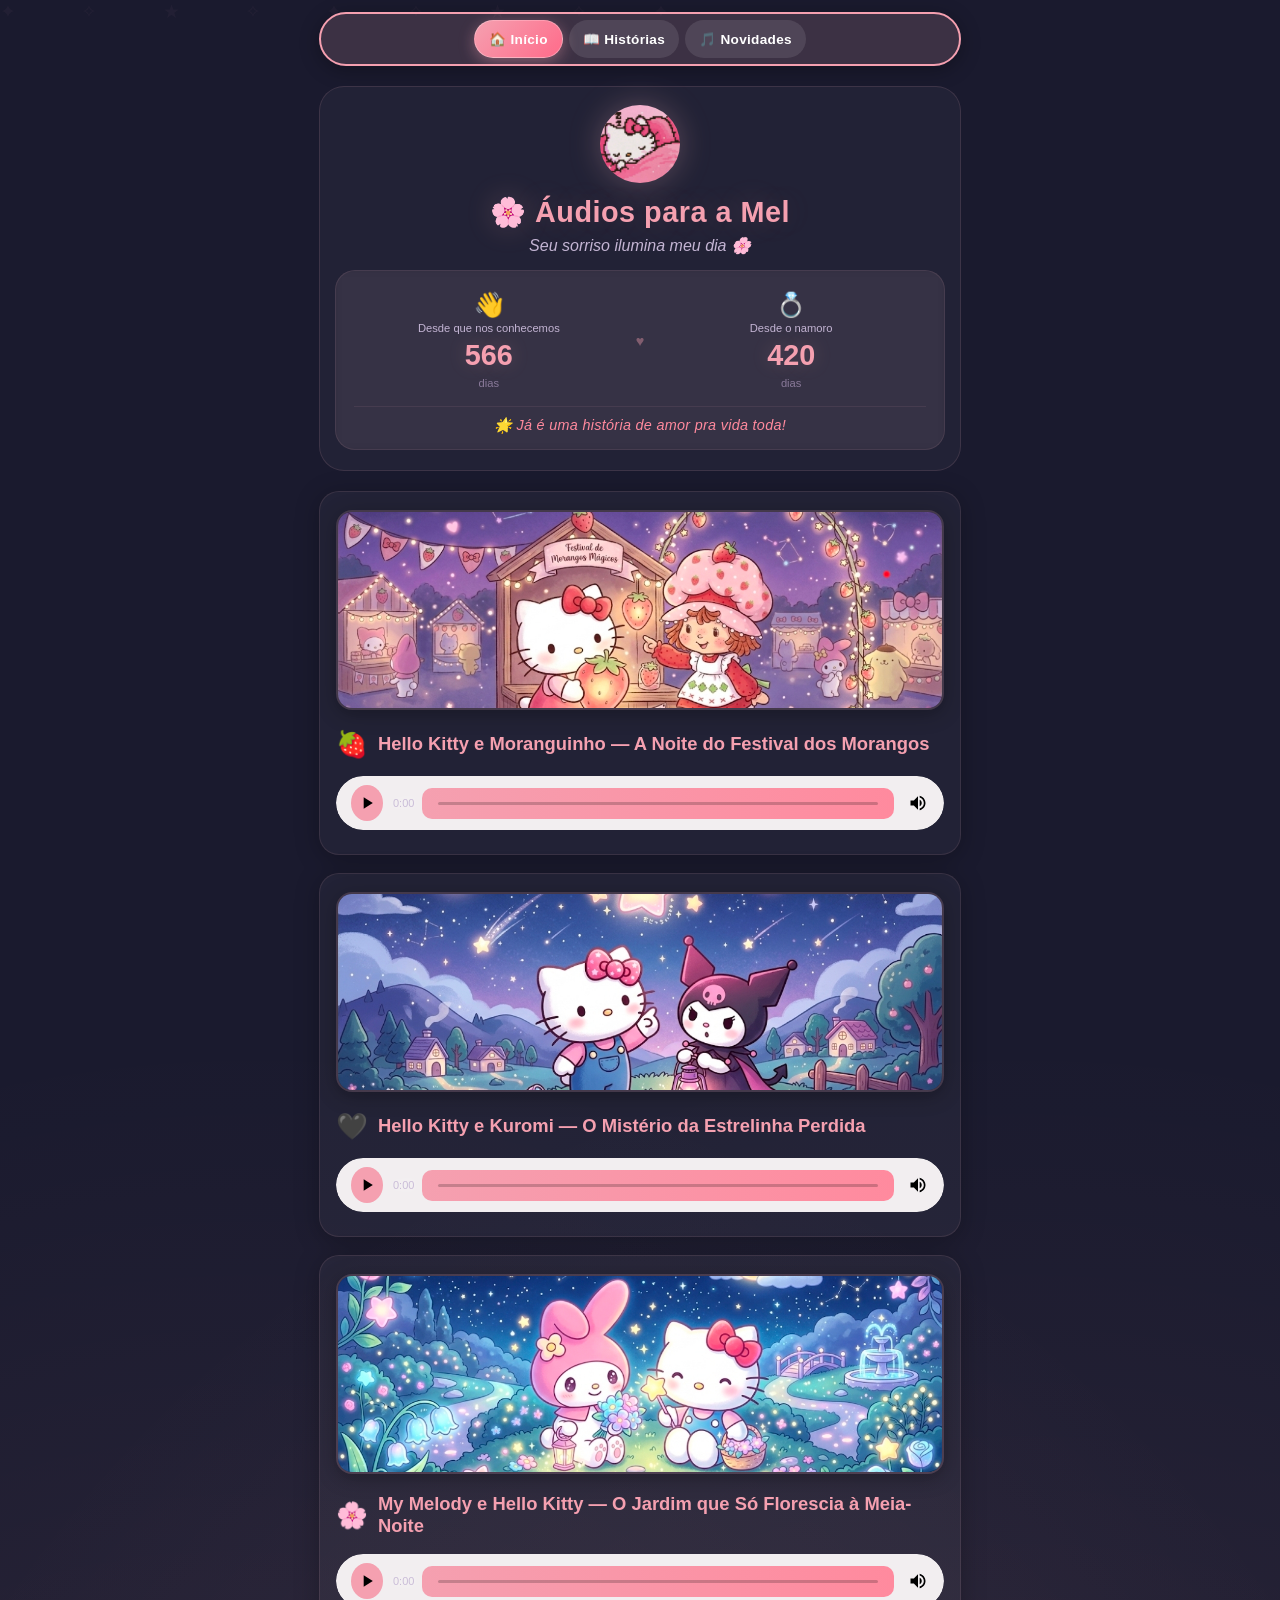
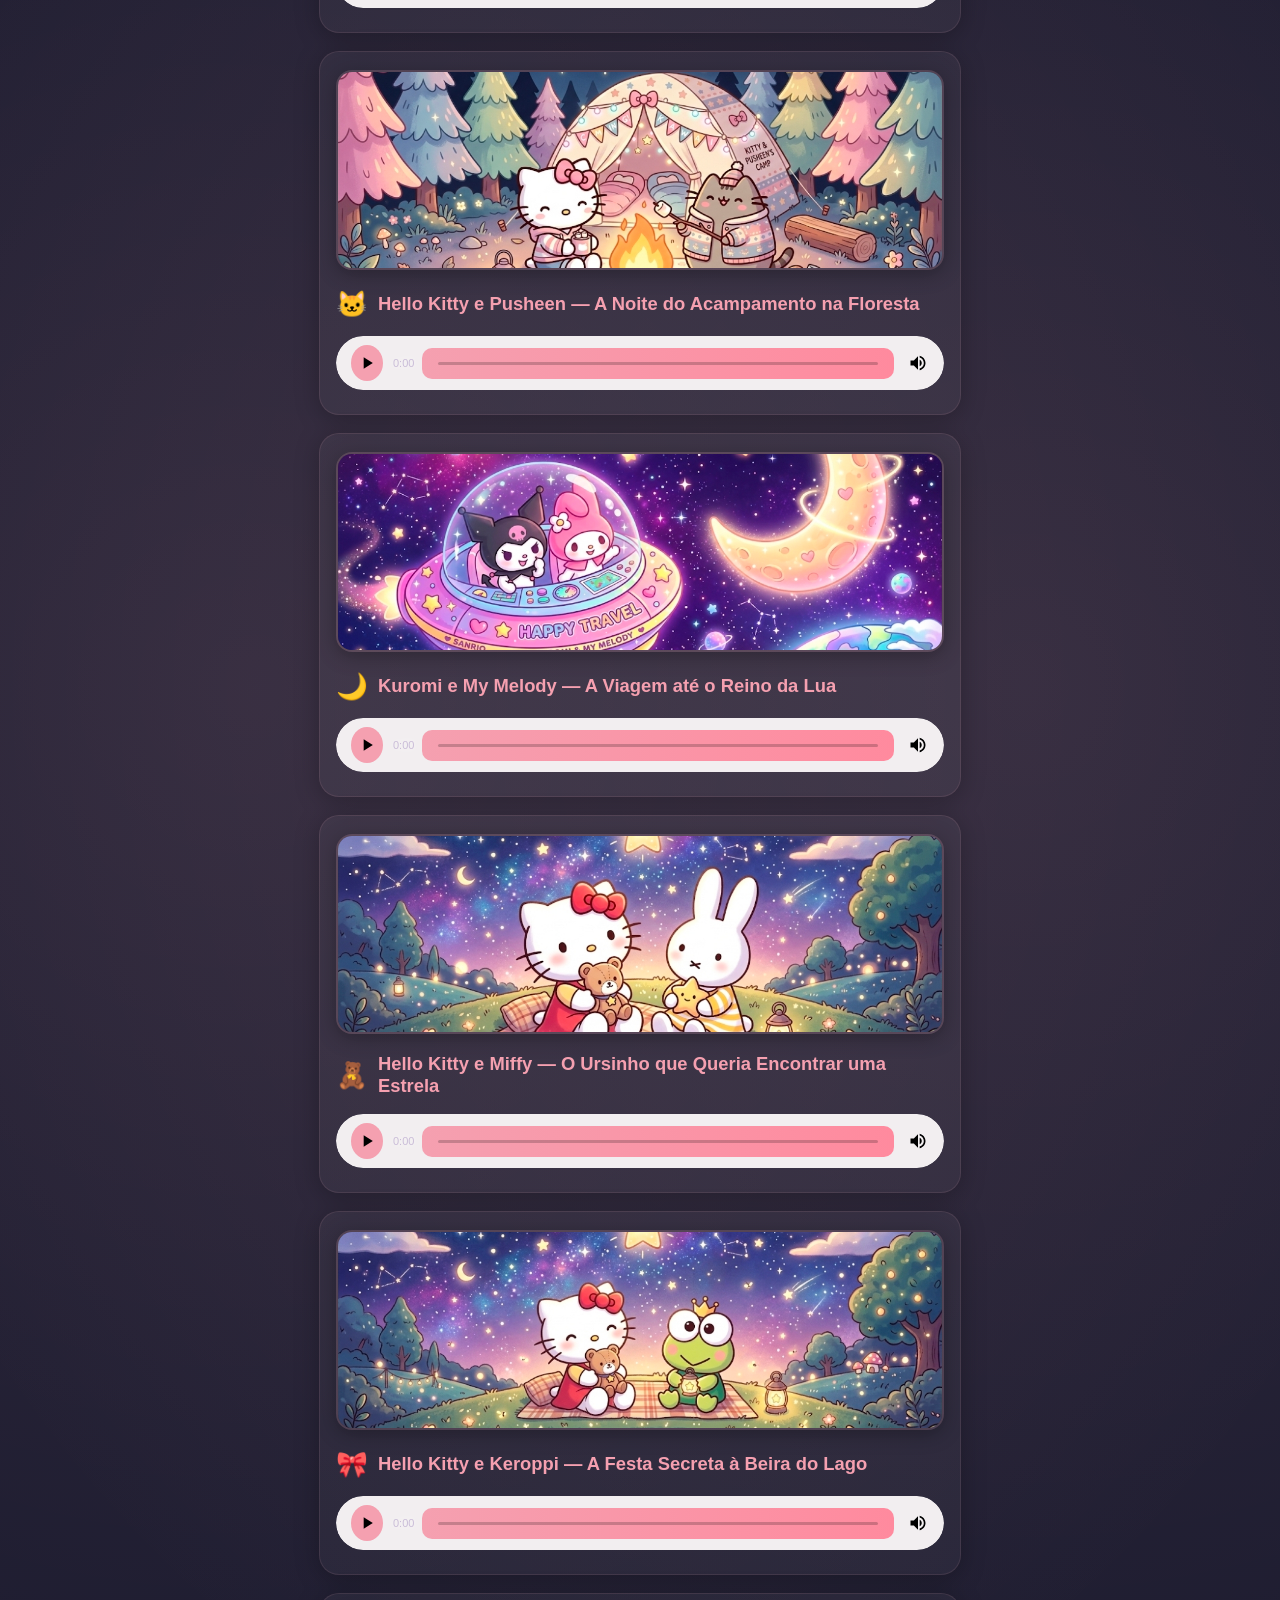
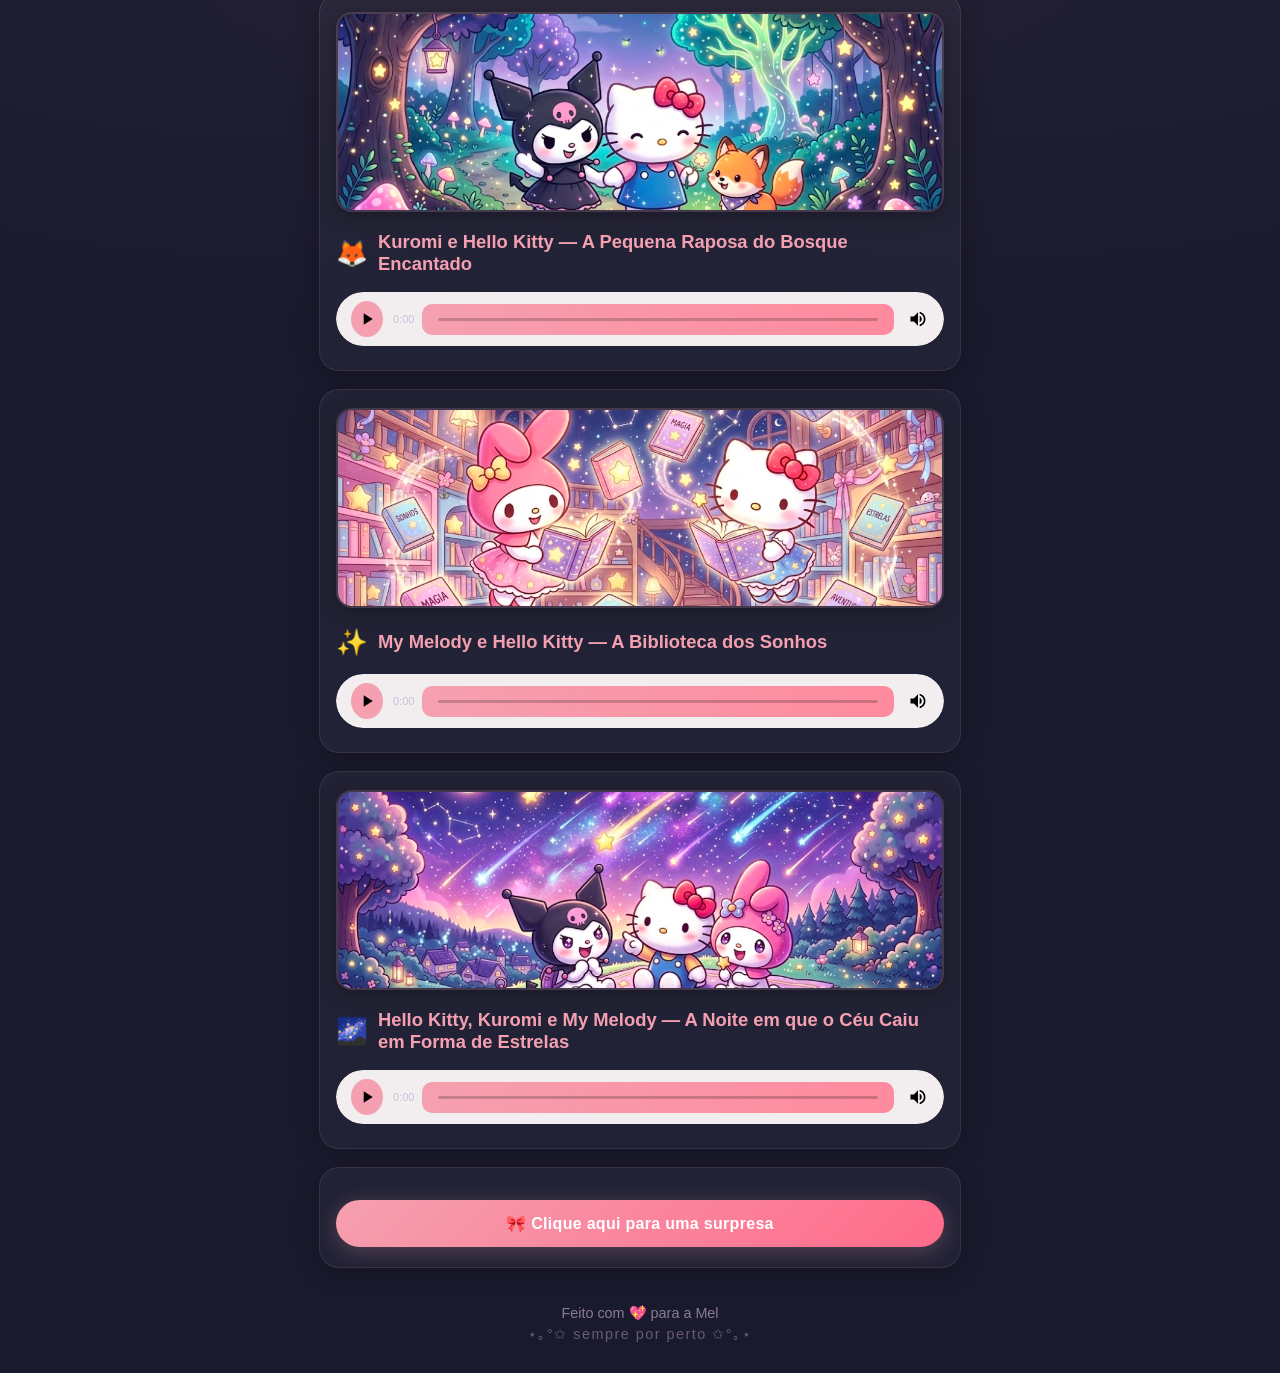
<file: index.html>
<!DOCTYPE html>
<html lang="pt-BR">

<head>
    <meta charset="UTF-8">
    <meta name="viewport" content="width=device-width, initial-scale=1.0, maximum-scale=1.0, user-scalable=yes">
    <meta name="theme-color" content="#1a1a2e">
    <meta name="apple-mobile-web-app-capable" content="yes">
    <meta name="apple-mobile-web-app-status-bar-style" content="black-translucent">
    <title>🌸 Áudios para a Mel</title>
    <link rel="stylesheet" href="style.css">
</head>

<body>

    <div class="container">

        <!-- MENU DE NAVEGAÇÃO -->
        <nav class="menu-navegacao">
            <a href="index.html" class="menu-link ativo">🏠 Início</a>
            <a href="historia2.html" class="menu-link">📖 Histórias</a>
            <a href="novidades.html" class="menu-link">🎵 Novidades</a>
        </nav>

        <!-- Header -->
        <header class="header">
            <img src="imagem/imagem1.jpeg" alt="Logo" class="hello-kitty-img" loading="lazy">

            <h1>🌸 Áudios para a Mel</h1>
            <p class="subtitle" id="mensagem-dia">Quando eu não estiver por perto, me escute aqui 💕</p>

            <!-- Contador com duas datas especiais -->
            <div class="contador">
                <div class="datas-container">

                    <div class="data-item">
                        <span class="data-emoji">👋</span>
                        <p>Desde que nos conhecemos</p>
                        <span class="data-numero" id="dias-conhecidos">0</span>
                        <span class="data-label">dias</span>
                    </div>

                    <div class="divisor">♥</div>

                    <div class="data-item">
                        <span class="data-emoji">💍</span>
                        <p>Desde o namoro</p>
                        <span class="data-numero" id="dias-namoro">0</span>
                        <span class="data-label">dias</span>
                    </div>

                </div>

                <p class="mensagem-amor" id="mensagem-amor">💕</p>
            </div>
        </header>

        <!-- ============================================ -->
        <!-- TODOS OS PLAYERS DE ÁUDIO COM CAPA (10)      -->
        <!-- ============================================ -->

        <!-- Player 1 - 🍓 -->
        <div class="audio-card">
            <img src="imagem/capa1.jpeg" alt="Hello Kitty e Moranguinho" class="capa-audio" loading="lazy" onerror="this.src='imagem/imagem1.jpeg'">
            <div class="card-header">
                <span class="emoji-card">🍓</span>
                <h2>Hello Kitty e Moranguinho — A Noite do Festival dos Morangos</h2>
            </div>
            <audio controls preload="metadata">
                <source src="audios/historia1.mp3" type="audio/mpeg">
                Seu navegador não suporta áudio.
            </audio>
        </div>

        <!-- Player 2 - 🖤 -->
        <div class="audio-card">
            <img src="imagem/capa2.jpeg" alt="Hello Kitty e Kuromi" class="capa-audio" loading="lazy" onerror="this.src='imagem/imagem1.jpeg'">
            <div class="card-header">
                <span class="emoji-card">🖤</span>
                <h2>Hello Kitty e Kuromi — O Mistério da Estrelinha Perdida</h2>
            </div>
            <audio controls preload="metadata">
                <source src="audios/historia2.mp3" type="audio/mpeg">
                Seu navegador não suporta áudio.
            </audio>
        </div>

        <!-- Player 3 - 🌸 -->
        <div class="audio-card">
            <img src="imagem/capa3.jpeg" alt="My Melody e Hello Kitty" class="capa-audio" loading="lazy" onerror="this.src='imagem/imagem1.jpeg'">
            <div class="card-header">
                <span class="emoji-card">🌸</span>
                <h2>My Melody e Hello Kitty — O Jardim que Só Florescia à Meia-Noite</h2>
            </div>
            <audio controls preload="metadata">
                <source src="audios/historia3.mp3" type="audio/mpeg">
                Seu navegador não suporta áudio.
            </audio>
        </div>

        <!-- Player 4 - 🐱 -->
        <div class="audio-card">
            <img src="imagem/capa4.jpeg" alt="Hello Kitty e Pusheen" class="capa-audio" loading="lazy" onerror="this.src='imagem/imagem1.jpeg'">
            <div class="card-header">
                <span class="emoji-card">🐱</span>
                <h2>Hello Kitty e Pusheen — A Noite do Acampamento na Floresta</h2>
            </div>
            <audio controls preload="metadata">
                <source src="audios/historia4.mp3" type="audio/mpeg">
                Seu navegador não suporta áudio.
            </audio>
        </div>

        <!-- Player 5 - 🌙 -->
        <div class="audio-card">
            <img src="imagem/capa5.jpeg" alt="Kuromi e My Melody" class="capa-audio" loading="lazy" onerror="this.src='imagem/imagem1.jpeg'">
            <div class="card-header">
                <span class="emoji-card">🌙</span>
                <h2>Kuromi e My Melody — A Viagem até o Reino da Lua</h2>
            </div>
            <audio controls preload="metadata">
                <source src="audios/historia5.mp3" type="audio/mpeg">
                Seu navegador não suporta áudio.
            </audio>
        </div>

        <!-- Player 6 - 🧸 -->
        <div class="audio-card">
            <img src="imagem/capa6.jpeg" alt="Hello Kitty e Miffy" class="capa-audio" loading="lazy" onerror="this.src='imagem/imagem1.jpeg'">
            <div class="card-header">
                <span class="emoji-card">🧸</span>
                <h2>Hello Kitty e Miffy — O Ursinho que Queria Encontrar uma Estrela</h2>
            </div>
            <audio controls preload="metadata">
                <source src="audios/historia6.mp3" type="audio/mpeg">
                Seu navegador não suporta áudio.
            </audio>
        </div>

        <!-- Player 7 - 🎀 -->
        <div class="audio-card">
            <img src="imagem/capa7.jpeg" alt="Hello Kitty e Keroppi" class="capa-audio" loading="lazy" onerror="this.src='imagem/imagem1.jpeg'">
            <div class="card-header">
                <span class="emoji-card">🎀</span>
                <h2>Hello Kitty e Keroppi — A Festa Secreta à Beira do Lago</h2>
            </div>
            <audio controls preload="metadata">
                <source src="audios/historia7.mp3" type="audio/mpeg">
                Seu navegador não suporta áudio.
            </audio>
        </div>

        <!-- Player 8 - 🦊 -->
        <div class="audio-card">
            <img src="imagem/capa8.jpeg" alt="Kuromi e Hello Kitty" class="capa-audio" loading="lazy" onerror="this.src='imagem/imagem1.jpeg'">
            <div class="card-header">
                <span class="emoji-card">🦊</span>
                <h2>Kuromi e Hello Kitty — A Pequena Raposa do Bosque Encantado</h2>
            </div>
            <audio controls preload="metadata">
                <source src="audios/historia8.mp3" type="audio/mpeg">
                Seu navegador não suporta áudio.
            </audio>
        </div>

        <!-- Player 9 - ✨ -->
        <div class="audio-card">
            <img src="imagem/capa9.jpeg" alt="My Melody e Hello Kitty" class="capa-audio" loading="lazy" onerror="this.src='imagem/imagem1.jpeg'">
            <div class="card-header">
                <span class="emoji-card">✨</span>
                <h2>My Melody e Hello Kitty — A Biblioteca dos Sonhos</h2>
            </div>
            <audio controls preload="metadata">
                <source src="audios/historia9.mp3" type="audio/mpeg">
                Seu navegador não suporta áudio.
            </audio>
        </div>

        <!-- Player 10 - 🌌 -->
        <div class="audio-card">
            <img src="imagem/capa10.jpeg" alt="Hello Kitty, Kuromi e My Melody" class="capa-audio" loading="lazy" onerror="this.src='imagem/imagem1.jpeg'">
            <div class="card-header">
                <span class="emoji-card">🌌</span>
                <h2>Hello Kitty, Kuromi e My Melody — A Noite em que o Céu Caiu em Forma de Estrelas</h2>
            </div>
            <audio controls preload="metadata">
                <source src="audios/historia10.mp3" type="audio/mpeg">
                Seu navegador não suporta áudio.
            </audio>
        </div>

        <!-- Botão surpresa -->
        <div class="audio-card">
            <button id="btn-surpresa" class="btn-surpresa">
                🎀 Clique aqui para uma surpresa
            </button>

            <div id="mensagem-surpresa" class="mensagem-surpresa" style="display: none;">
                <p>💖 Mel, você é a pessoa mais especial do mundo!</p>
                <p>São tantos momentos que já vivemos juntos...</p>
                <p>E ainda vamos viver tantos outros! Te amo 💕</p>
            </div>
        </div>

        <!-- Rodapé -->
        <footer class="footer">
            <p>Feito com 💖 para a Mel</p>
            <p class="small-text">⋆｡°✩ sempre por perto ✩°｡⋆</p>
        </footer>

    </div>

    <script src="script.js"></script>

</body>

</html>
</file>
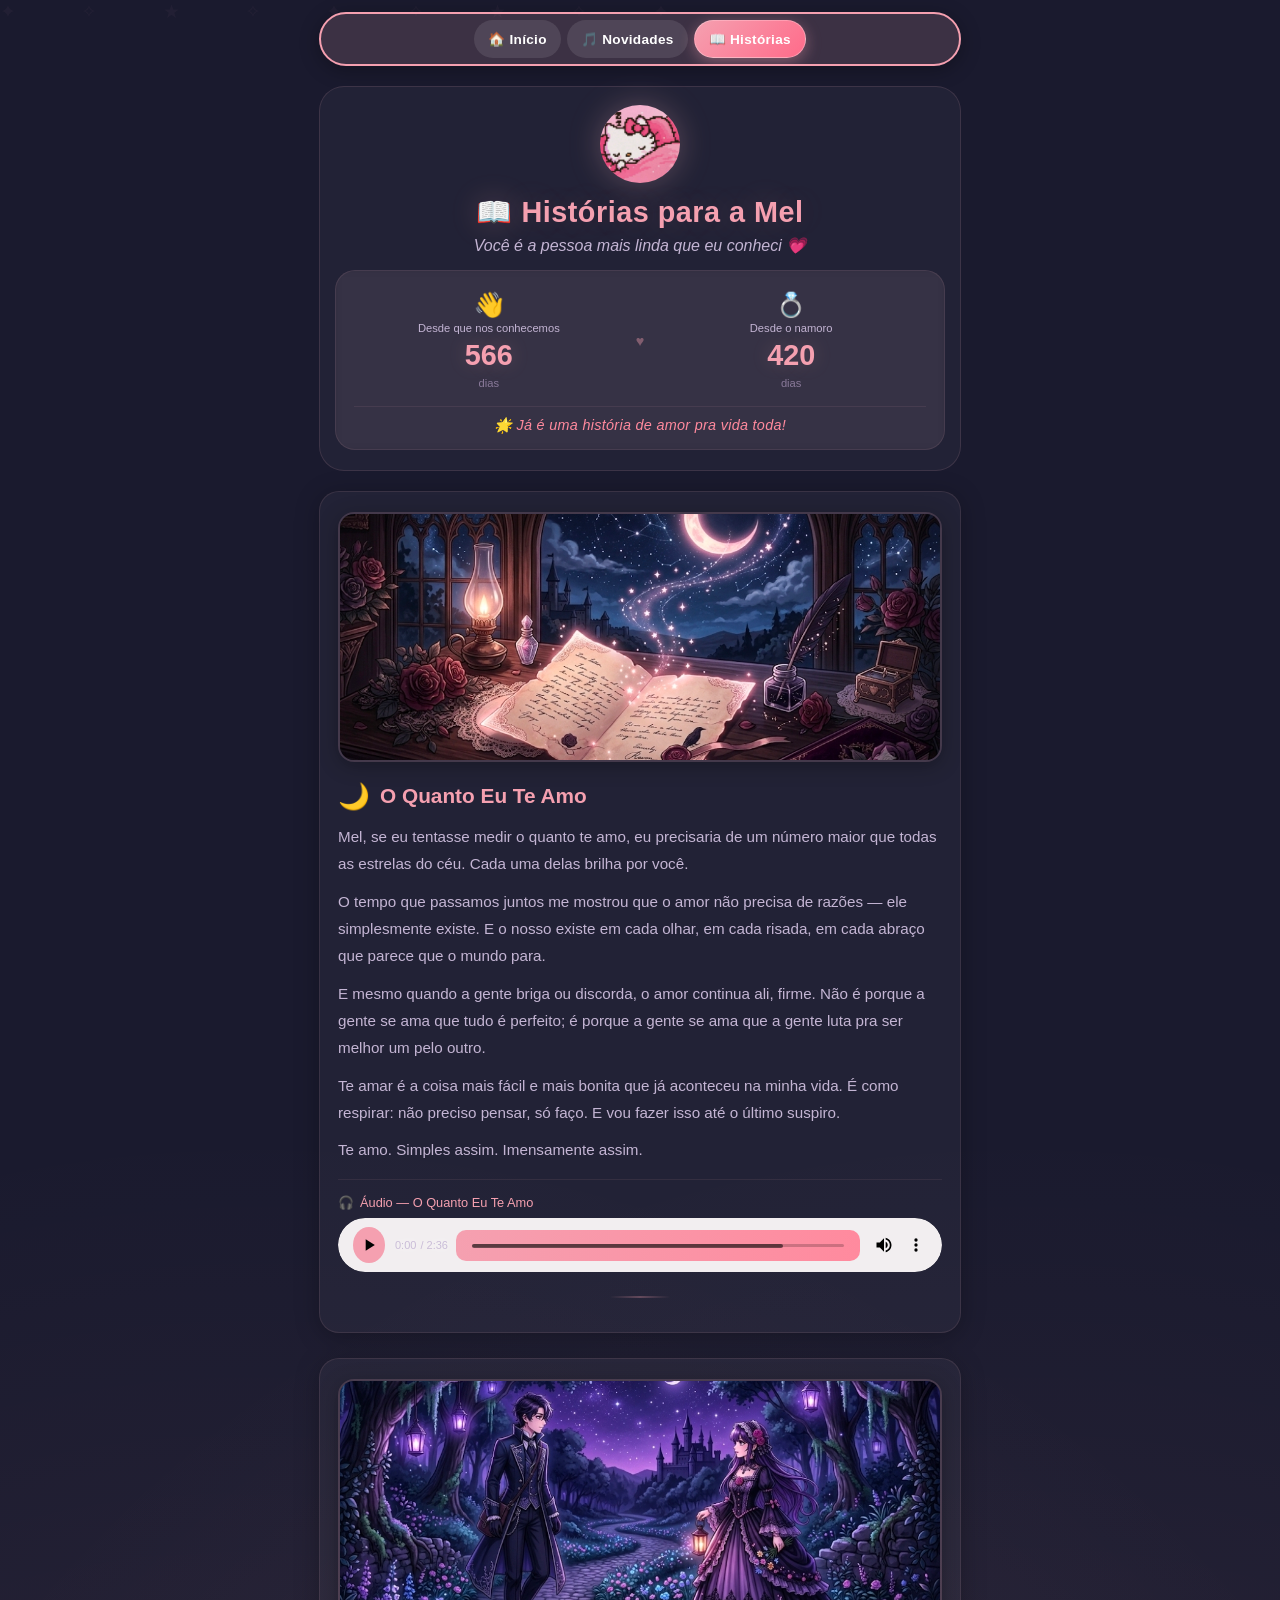
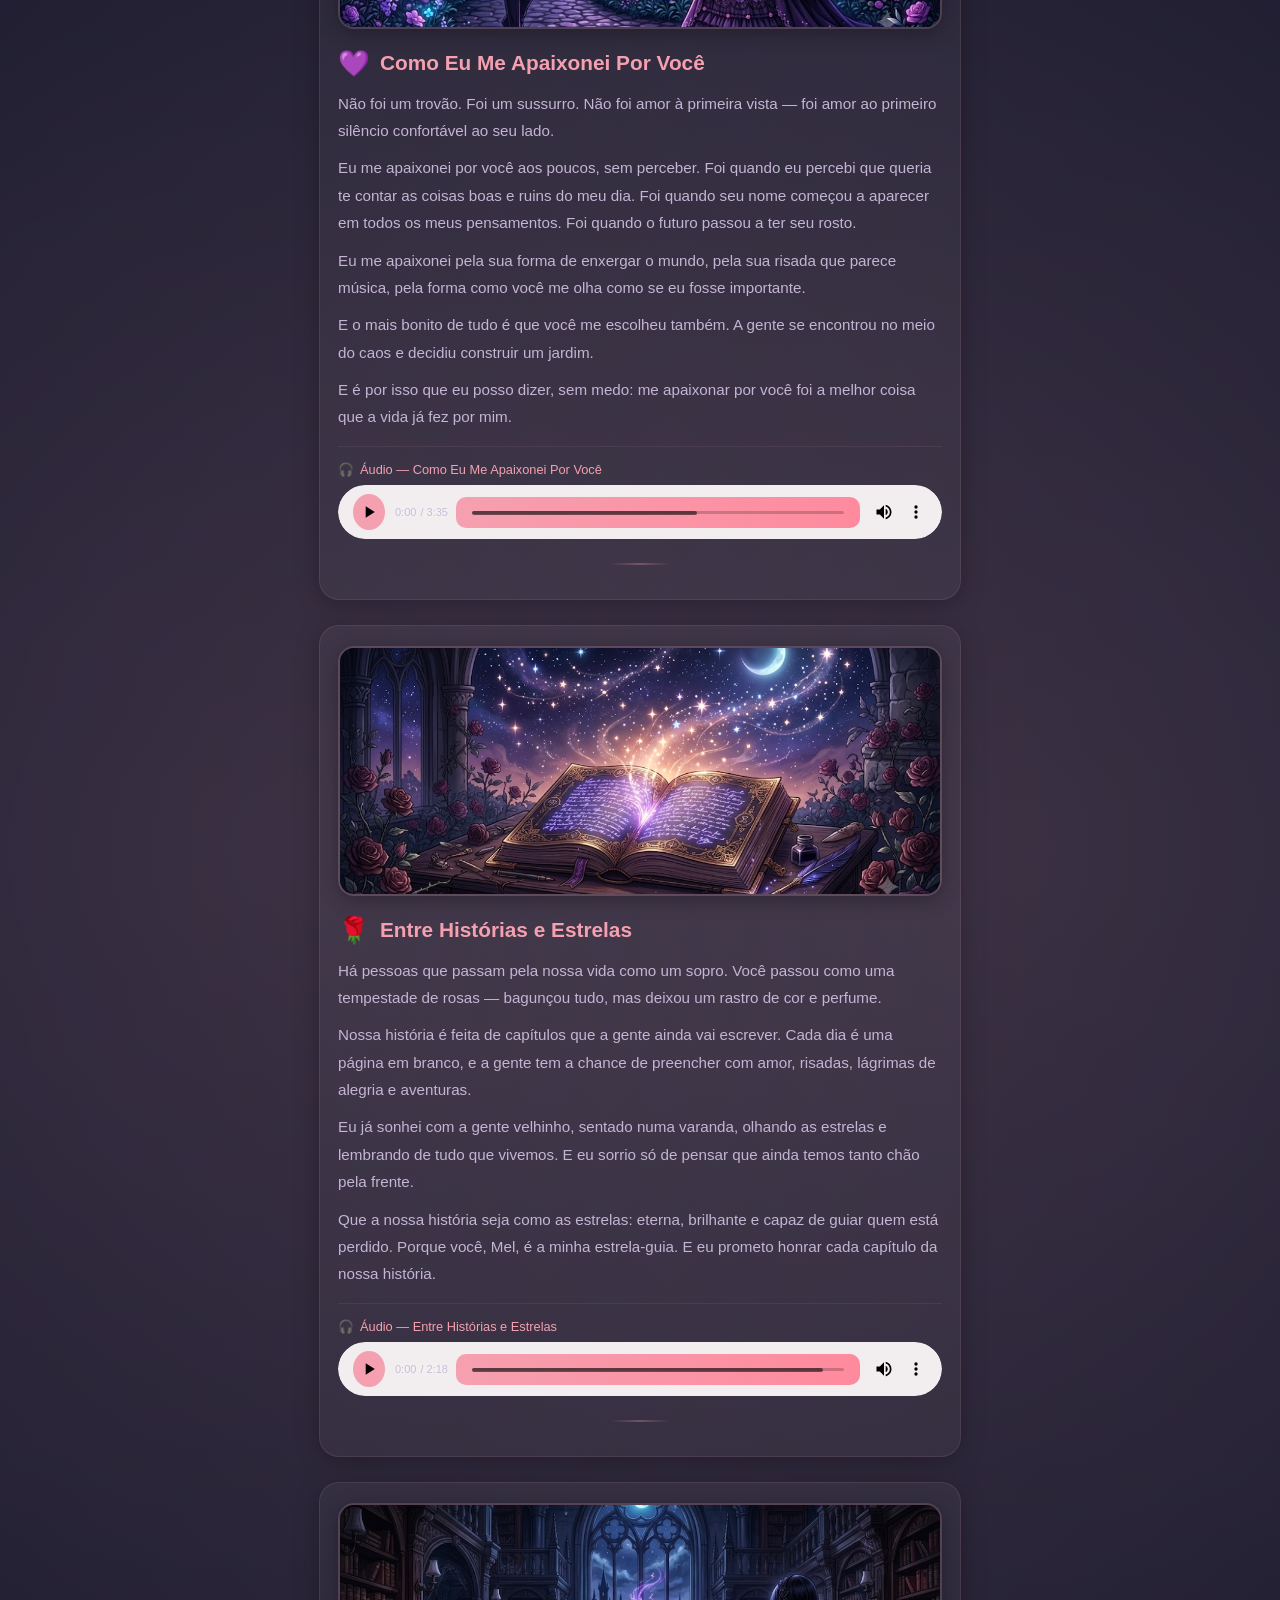
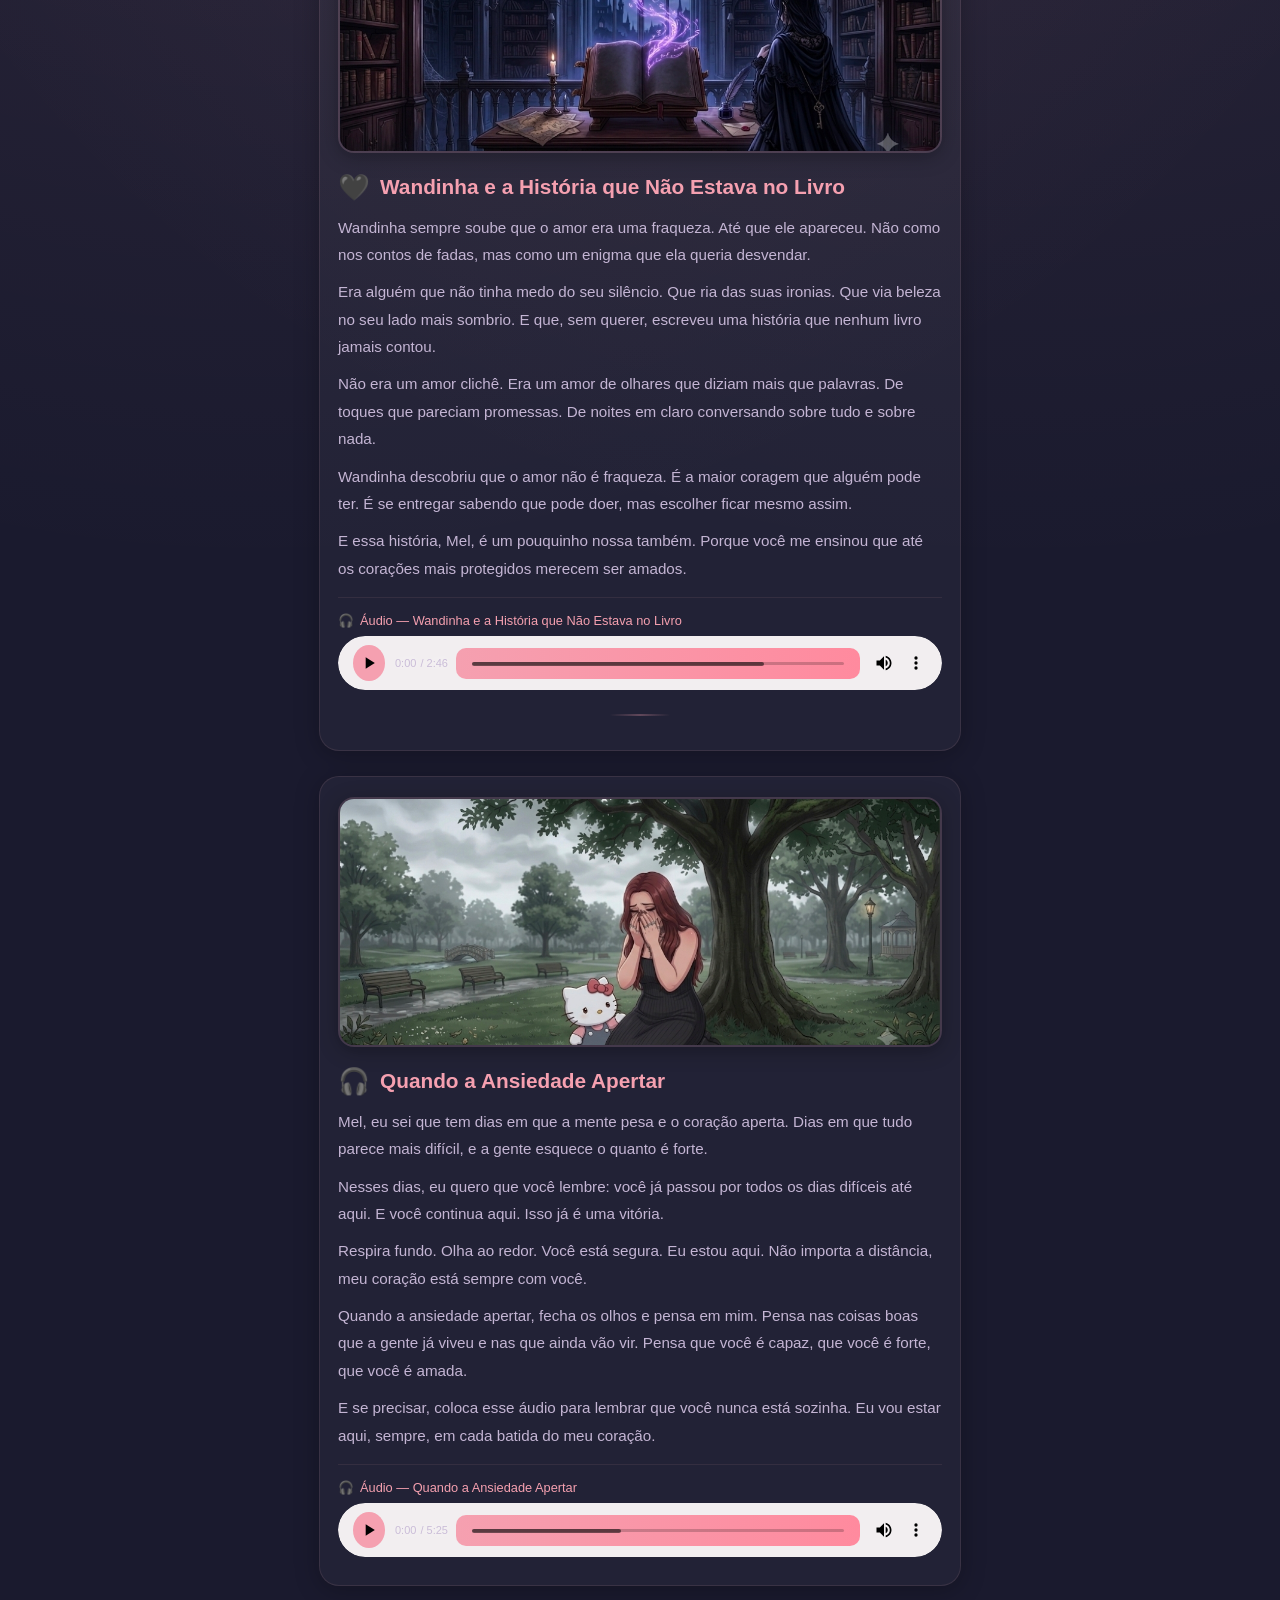
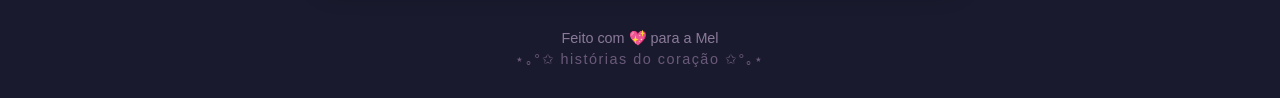
<file: historia.html>
<!DOCTYPE html>
<html lang="pt-BR">

<head>
    <meta charset="UTF-8">
    <meta name="viewport" content="width=device-width, initial-scale=1.0, maximum-scale=1.0, user-scalable=yes">
    <meta name="theme-color" content="#1a1a2e">
    <meta name="apple-mobile-web-app-capable" content="yes">
    <meta name="apple-mobile-web-app-status-bar-style" content="black-translucent">
    <title>📖 Histórias para a Mel</title>
    <link rel="stylesheet" href="style.css">
</head>

<body>

    <div class="container">

        <!-- MENU DE NAVEGAÇÃO -->
        <nav class="menu-navegacao">
            <a href="index.html" class="menu-link">🏠 Início</a>
            <a href="novidades.html" class="menu-link">🎵 Novidades</a>
            <a href="historia.html" class="menu-link ativo">📖 Histórias</a>
        </nav>

        <!-- Header -->
        <header class="header">
            <img src="imagem/imagem1.jpeg" alt="Logo" class="hello-kitty-img" loading="lazy">

            <h1>📖 Histórias para a Mel</h1>
            <p class="subtitle">Cada palavra é um pedacinho do meu coração 💕</p>

            <!-- Contador com duas datas especiais -->
            <div class="contador">
                <div class="datas-container">

                    <div class="data-item">
                        <span class="data-emoji">👋</span>
                        <p>Desde que nos conhecemos</p>
                        <span class="data-numero" id="dias-conhecidos">0</span>
                        <span class="data-label">dias</span>
                    </div>

                    <div class="divisor">♥</div>

                    <div class="data-item">
                        <span class="data-emoji">💍</span>
                        <p>Desde o namoro</p>
                        <span class="data-numero" id="dias-namoro">0</span>
                        <span class="data-label">dias</span>
                    </div>

                </div>

                <p class="mensagem-amor" id="mensagem-amor">💕</p>
            </div>
        </header>

        <!-- ============================================ -->
        <!-- TODAS AS HISTÓRIAS (5 TEMAS)                -->
        <!-- ============================================ -->

        <!-- História 1 - 🌙 O Quanto Eu Te Amo -->
        <div class="historia-card">
            <img src="imagem/historia1.jpeg" alt="O Quanto Eu Te Amo" class="historia-imagem" loading="lazy" onerror="this.src='imagem/imagem1.jpeg'">
            <div class="historia-titulo">
                <span class="emoji-titulo">🌙</span>
                O Quanto Eu Te Amo
            </div>
            <div class="historia-texto">
                <p>Mel, se eu tentasse medir o quanto te amo, eu precisaria de um número maior que todas as estrelas do céu. Cada uma delas brilha por você.</p>
                <p>O tempo que passamos juntos me mostrou que o amor não precisa de razões — ele simplesmente existe. E o nosso existe em cada olhar, em cada risada, em cada abraço que parece que o mundo para.</p>
                <p>E mesmo quando a gente briga ou discorda, o amor continua ali, firme. Não é porque a gente se ama que tudo é perfeito; é porque a gente se ama que a gente luta pra ser melhor um pelo outro.</p>
                <p>Te amar é a coisa mais fácil e mais bonita que já aconteceu na minha vida. É como respirar: não preciso pensar, só faço. E vou fazer isso até o último suspiro.</p>
                <p>Te amo. Simples assim. Imensamente assim.</p>
            </div>

            <!-- PLAYER DE ÁUDIO - HISTÓRIA 1 -->
            <div class="audio-historia">
                <div class="label-audio">
                    🎧 <span>Áudio — O Quanto Eu Te Amo</span>
                </div>
                <audio controls preload="metadata">
                    <source src="audios/historia_amor.mp3" type="audio/mpeg">
                    Seu navegador não suporta áudio.
                </audio>
            </div>

            <div class="historia-divisor"></div>
        </div>

        <!-- História 2 - 💜 Como Eu Me Apaixonei Por Você -->
        <div class="historia-card">
            <img src="imagem/historia2.jpeg" alt="Como Eu Me Apaixonei Por Você" class="historia-imagem" loading="lazy" onerror="this.src='imagem/imagem1.jpeg'">
            <div class="historia-titulo">
                <span class="emoji-titulo">💜</span>
                Como Eu Me Apaixonei Por Você
            </div>
            <div class="historia-texto">
                <p>Não foi um trovão. Foi um sussurro. Não foi amor à primeira vista — foi amor ao primeiro silêncio confortável ao seu lado.</p>
                <p>Eu me apaixonei por você aos poucos, sem perceber. Foi quando eu percebi que queria te contar as coisas boas e ruins do meu dia. Foi quando seu nome começou a aparecer em todos os meus pensamentos. Foi quando o futuro passou a ter seu rosto.</p>
                <p>Eu me apaixonei pela sua forma de enxergar o mundo, pela sua risada que parece música, pela forma como você me olha como se eu fosse importante.</p>
                <p>E o mais bonito de tudo é que você me escolheu também. A gente se encontrou no meio do caos e decidiu construir um jardim.</p>
                <p>E é por isso que eu posso dizer, sem medo: me apaixonar por você foi a melhor coisa que a vida já fez por mim.</p>
            </div>

            <!-- PLAYER DE ÁUDIO - HISTÓRIA 2 -->
            <div class="audio-historia">
                <div class="label-audio">
                    🎧 <span>Áudio — Como Eu Me Apaixonei Por Você</span>
                </div>
                <audio controls preload="metadata">
                    <source src="audios/historia_apaixonei.mp3" type="audio/mpeg">
                    Seu navegador não suporta áudio.
                </audio>
            </div>

            <div class="historia-divisor"></div>
        </div>

        <!-- História 3 - 🌹 Entre Histórias e Estrelas -->
        <div class="historia-card">
            <img src="imagem/historia3.jpeg" alt="Entre Histórias e Estrelas" class="historia-imagem" loading="lazy" onerror="this.src='imagem/imagem1.jpeg'">
            <div class="historia-titulo">
                <span class="emoji-titulo">🌹</span>
                Entre Histórias e Estrelas
            </div>
            <div class="historia-texto">
                <p>Há pessoas que passam pela nossa vida como um sopro. Você passou como uma tempestade de rosas — bagunçou tudo, mas deixou um rastro de cor e perfume.</p>
                <p>Nossa história é feita de capítulos que a gente ainda vai escrever. Cada dia é uma página em branco, e a gente tem a chance de preencher com amor, risadas, lágrimas de alegria e aventuras.</p>
                <p>Eu já sonhei com a gente velhinho, sentado numa varanda, olhando as estrelas e lembrando de tudo que vivemos. E eu sorrio só de pensar que ainda temos tanto chão pela frente.</p>
                <p>Que a nossa história seja como as estrelas: eterna, brilhante e capaz de guiar quem está perdido. Porque você, Mel, é a minha estrela-guia. E eu prometo honrar cada capítulo da nossa história.</p>
            </div>

            <!-- PLAYER DE ÁUDIO - HISTÓRIA 3 -->
            <div class="audio-historia">
                <div class="label-audio">
                    🎧 <span>Áudio — Entre Histórias e Estrelas</span>
                </div>
                <audio controls preload="metadata">
                    <source src="audios/historia_estrelas.mp3" type="audio/mpeg">
                    Seu navegador não suporta áudio.
                </audio>
            </div>

            <div class="historia-divisor"></div>
        </div>

        <!-- História 4 - 🖤 Wandinha e a História que Não Estava no Livro -->
        <div class="historia-card">
            <img src="imagem/historia4.jpeg" alt="Wandinha e a História que Não Estava no Livro" class="historia-imagem" loading="lazy" onerror="this.src='imagem/imagem1.jpeg'">
            <div class="historia-titulo">
                <span class="emoji-titulo">🖤</span>
                Wandinha e a História que Não Estava no Livro
            </div>
            <div class="historia-texto">
                <p>Wandinha sempre soube que o amor era uma fraqueza. Até que ele apareceu. Não como nos contos de fadas, mas como um enigma que ela queria desvendar.</p>
                <p>Era alguém que não tinha medo do seu silêncio. Que ria das suas ironias. Que via beleza no seu lado mais sombrio. E que, sem querer, escreveu uma história que nenhum livro jamais contou.</p>
                <p>Não era um amor clichê. Era um amor de olhares que diziam mais que palavras. De toques que pareciam promessas. De noites em claro conversando sobre tudo e sobre nada.</p>
                <p>Wandinha descobriu que o amor não é fraqueza. É a maior coragem que alguém pode ter. É se entregar sabendo que pode doer, mas escolher ficar mesmo assim.</p>
                <p>E essa história, Mel, é um pouquinho nossa também. Porque você me ensinou que até os corações mais protegidos merecem ser amados.</p>
            </div>

            <!-- PLAYER DE ÁUDIO - HISTÓRIA 4 -->
            <div class="audio-historia">
                <div class="label-audio">
                    🎧 <span>Áudio — Wandinha e a História que Não Estava no Livro</span>
                </div>
                <audio controls preload="metadata">
                    <source src="audios/historia_wandinha.mp3" type="audio/mpeg">
                    Seu navegador não suporta áudio.
                </audio>
            </div>

            <div class="historia-divisor"></div>
        </div>

        <!-- História 5 - 🎧 Quando a Ansiedade Apertar -->
        <div class="historia-card">
            <img src="imagem/historia5.jpeg" alt="Quando a Ansiedade Apertar" class="historia-imagem" loading="lazy" onerror="this.src='imagem/imagem1.jpeg'">
            <div class="historia-titulo">
                <span class="emoji-titulo">🎧</span>
                Quando a Ansiedade Apertar
            </div>
            <div class="historia-texto">
                <p>Mel, eu sei que tem dias em que a mente pesa e o coração aperta. Dias em que tudo parece mais difícil, e a gente esquece o quanto é forte.</p>
                <p>Nesses dias, eu quero que você lembre: você já passou por todos os dias difíceis até aqui. E você continua aqui. Isso já é uma vitória.</p>
                <p>Respira fundo. Olha ao redor. Você está segura. Eu estou aqui. Não importa a distância, meu coração está sempre com você.</p>
                <p>Quando a ansiedade apertar, fecha os olhos e pensa em mim. Pensa nas coisas boas que a gente já viveu e nas que ainda vão vir. Pensa que você é capaz, que você é forte, que você é amada.</p>
                <p>E se precisar, coloca esse áudio para lembrar que você nunca está sozinha. Eu vou estar aqui, sempre, em cada batida do meu coração.</p>
            </div>

            <!-- PLAYER DE ÁUDIO - HISTÓRIA 5 -->
            <div class="audio-historia">
                <div class="label-audio">
                    🎧 <span>Áudio — Quando a Ansiedade Apertar</span>
                </div>
                <audio controls preload="metadata">
                    <source src="audios/historia_ansiedade.mp3" type="audio/mpeg">
                    Seu navegador não suporta áudio.
                </audio>
            </div>
        </div>

        <!-- Rodapé -->
        <footer class="footer">
            <p>Feito com 💖 para a Mel</p>
            <p class="small-text">⋆｡°✩ histórias do coração ✩°｡⋆</p>
        </footer>

    </div>

    <script src="script.js"></script>

</body>

</html>
</file>
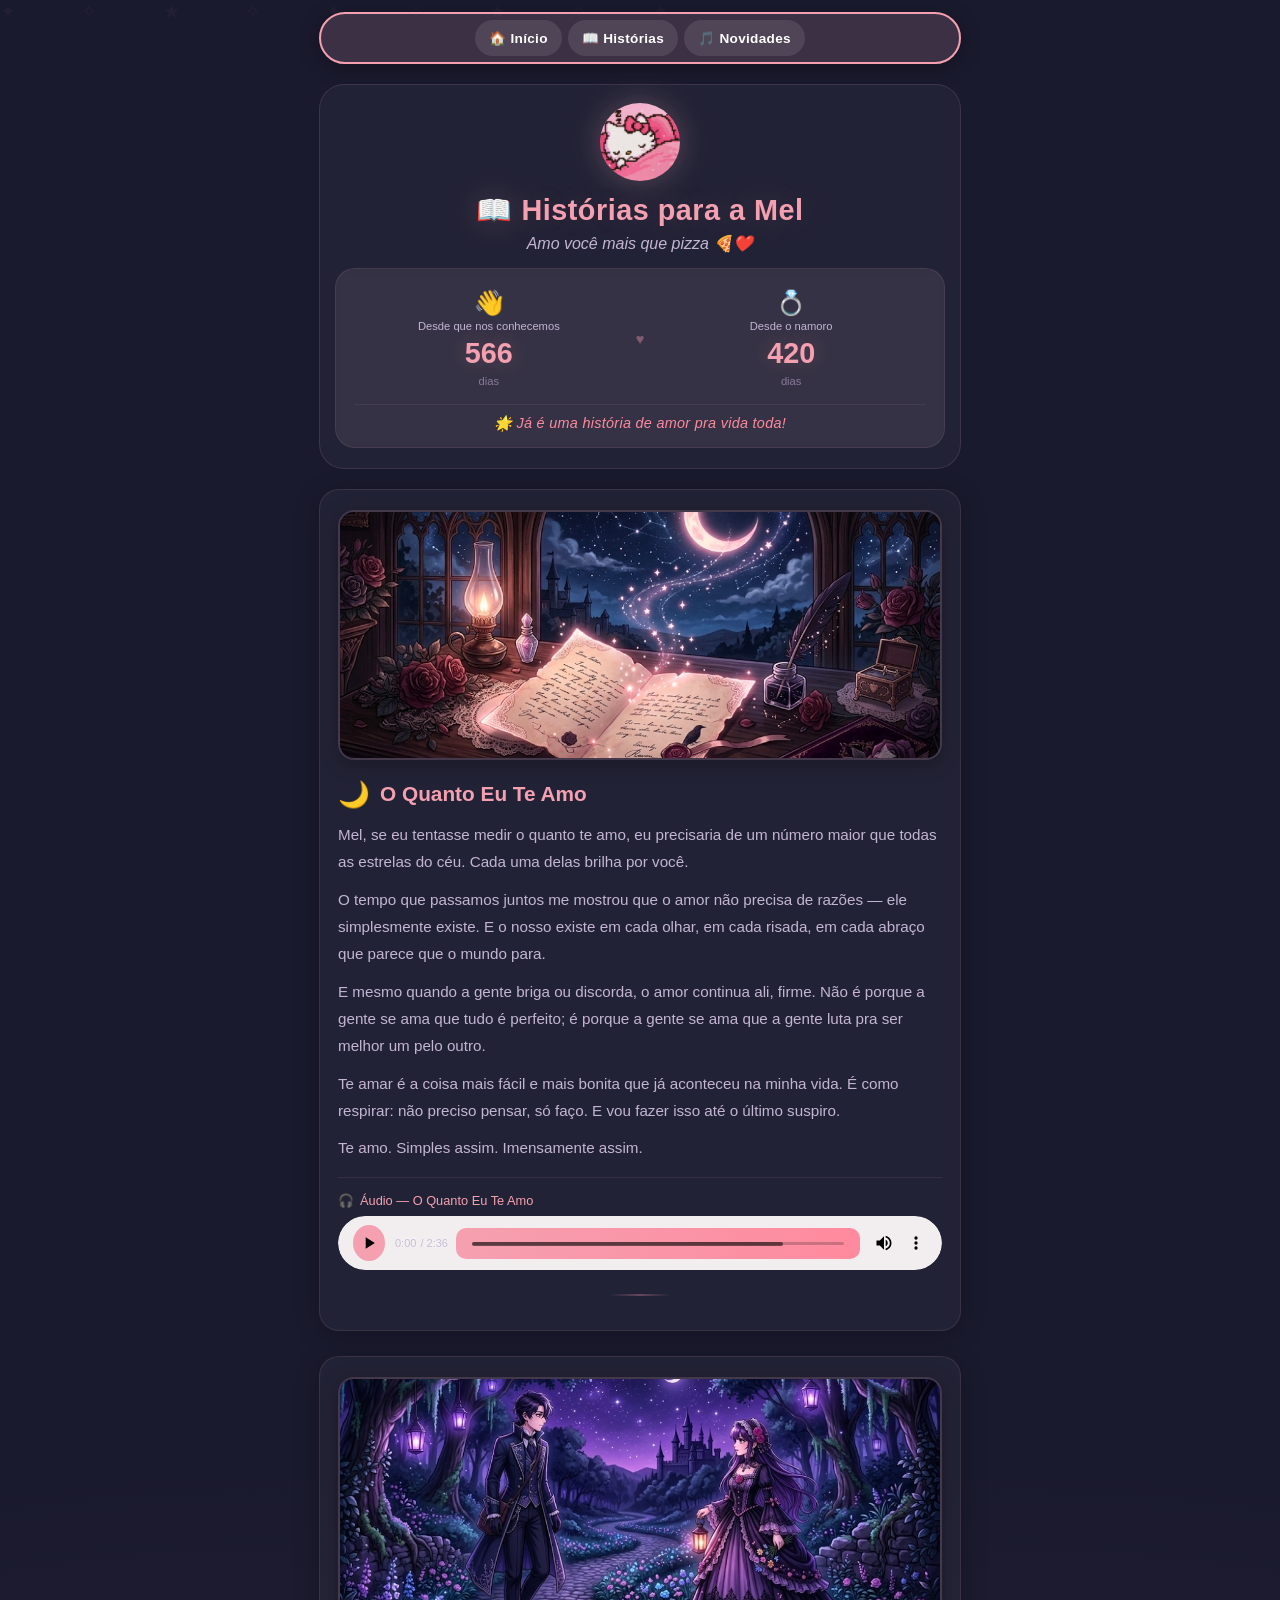
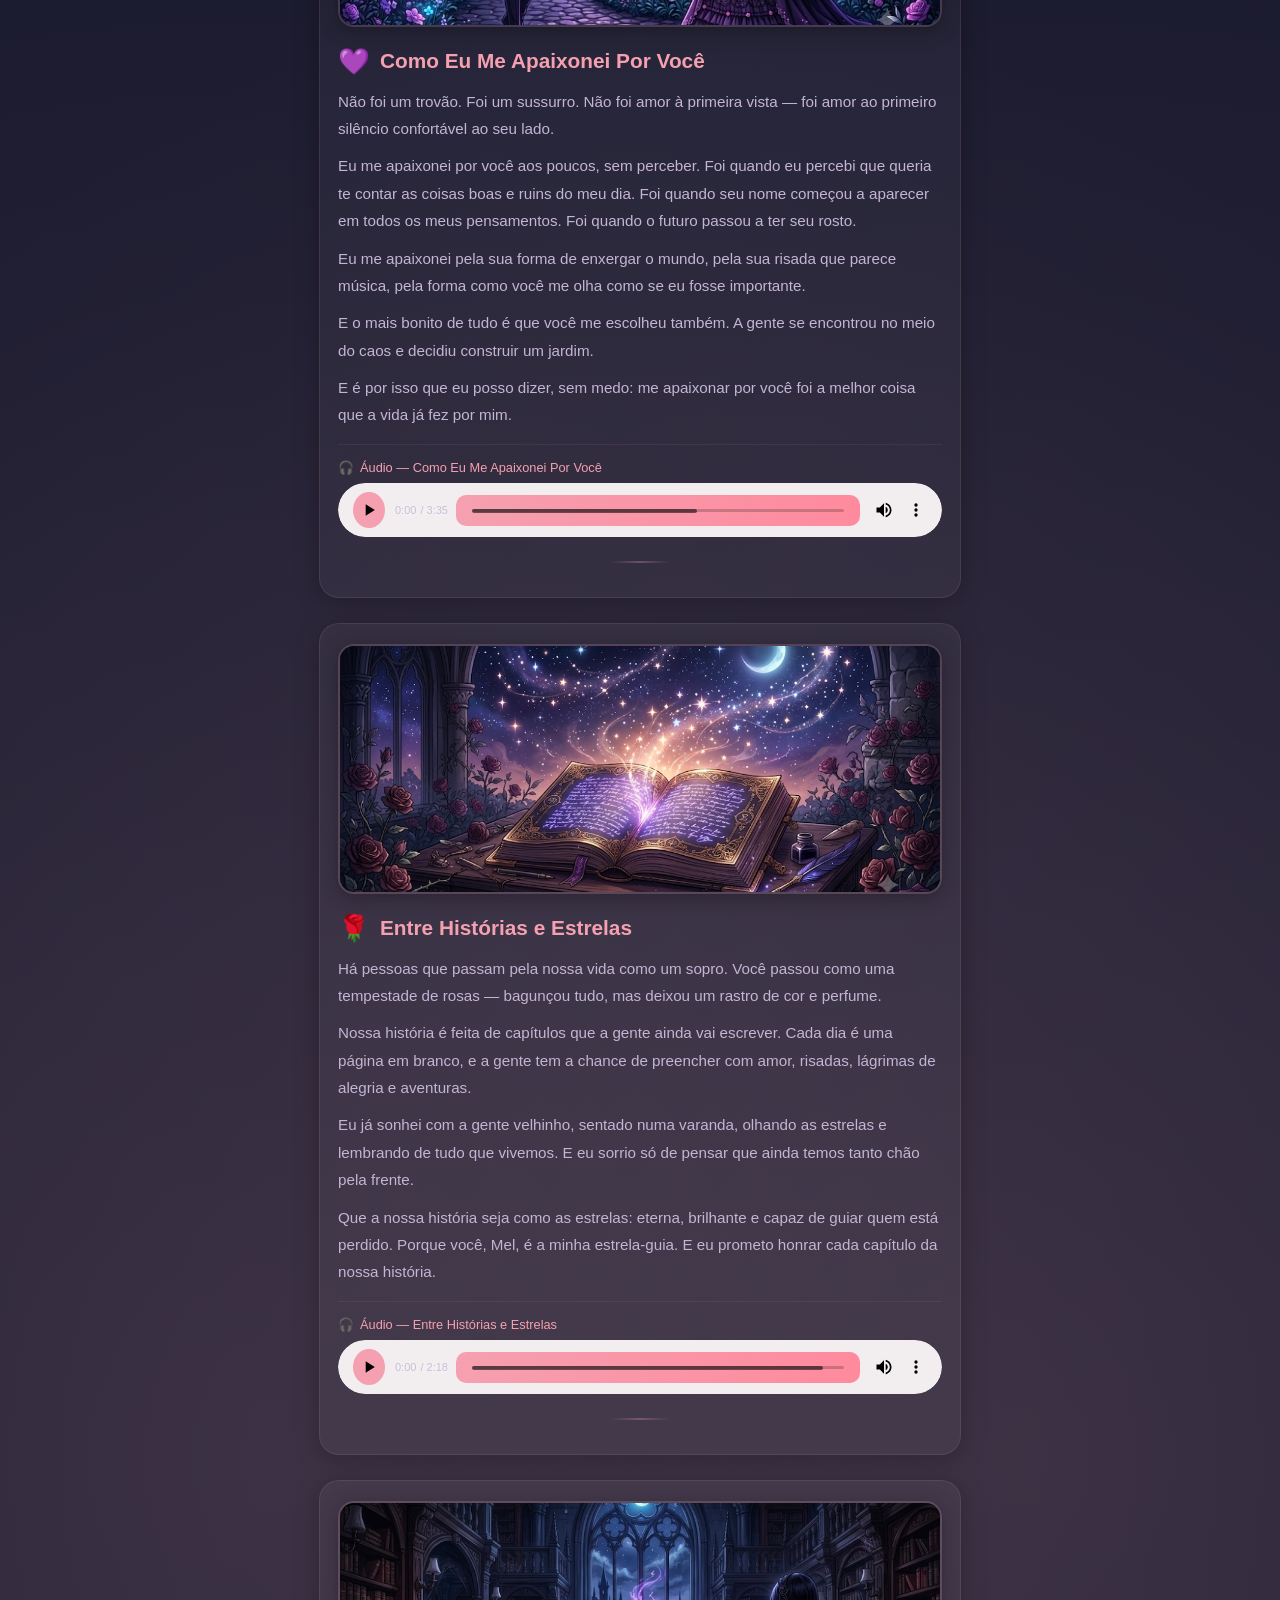
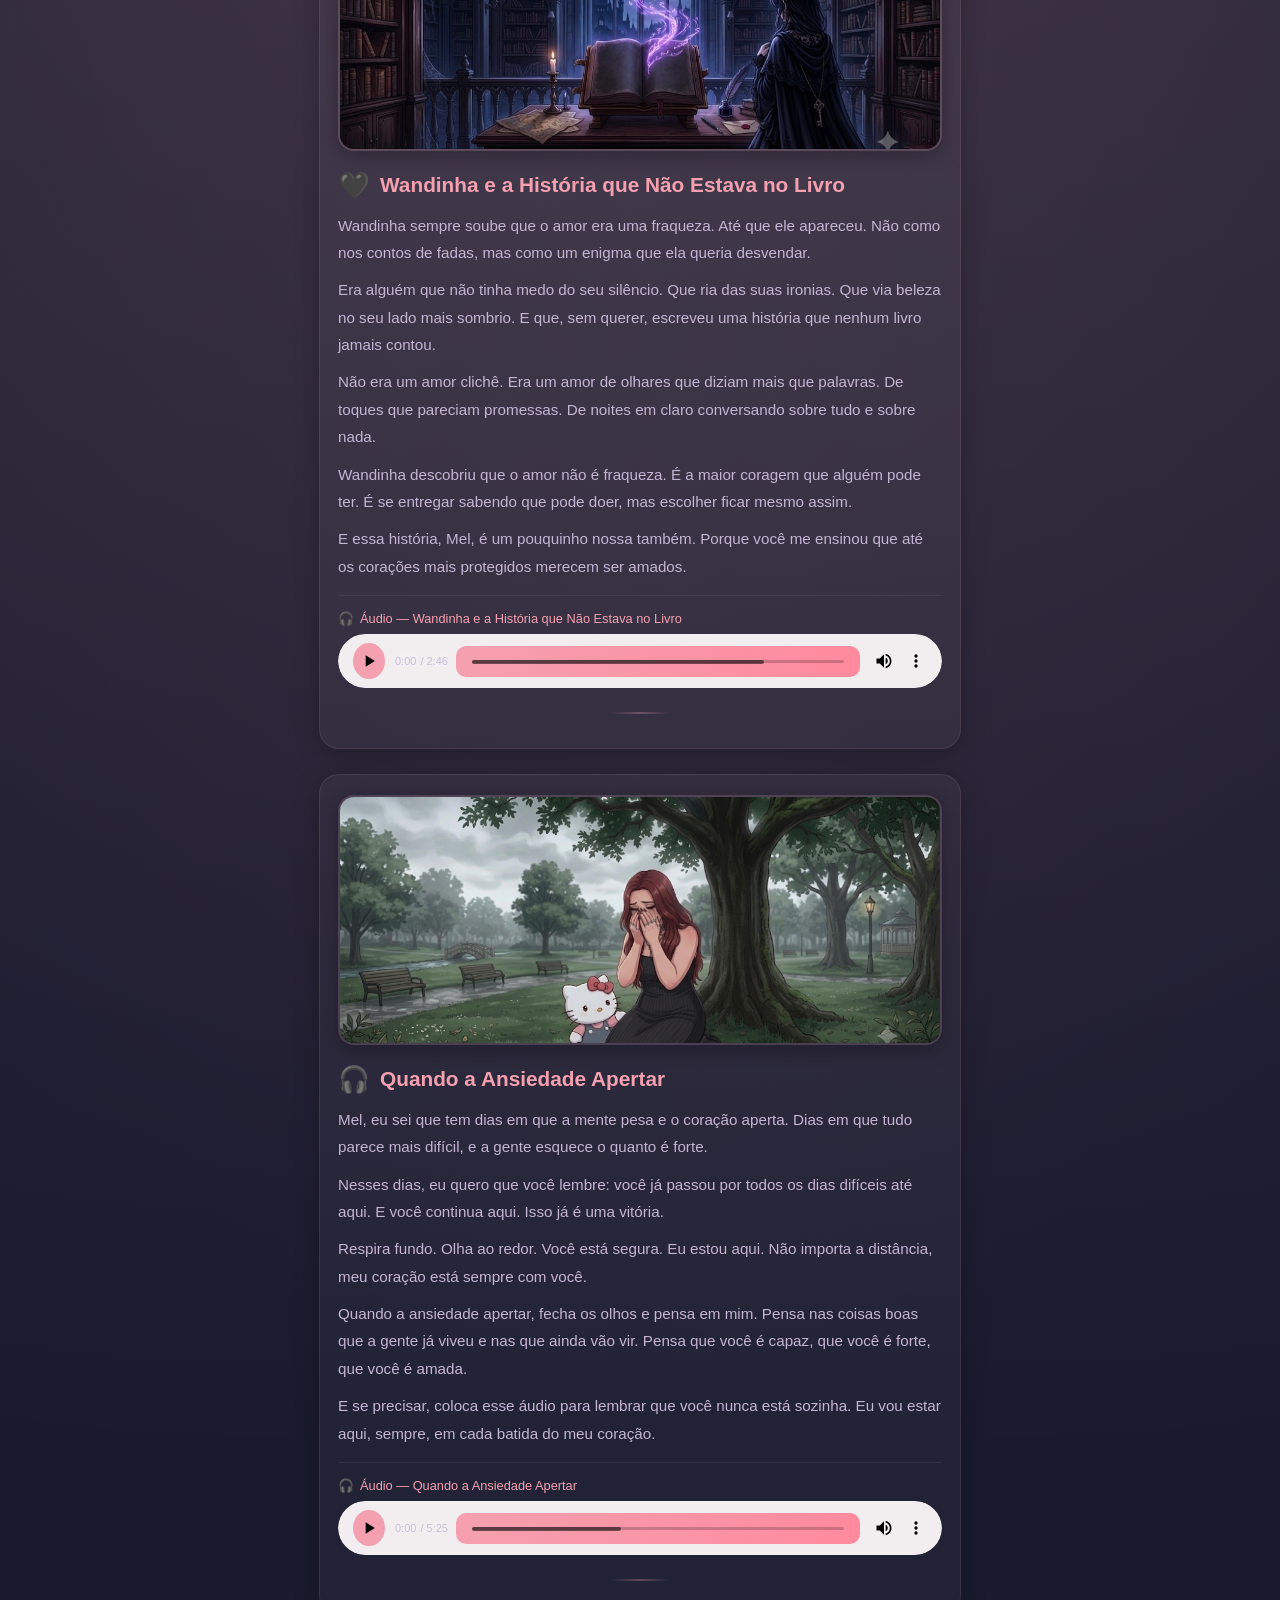
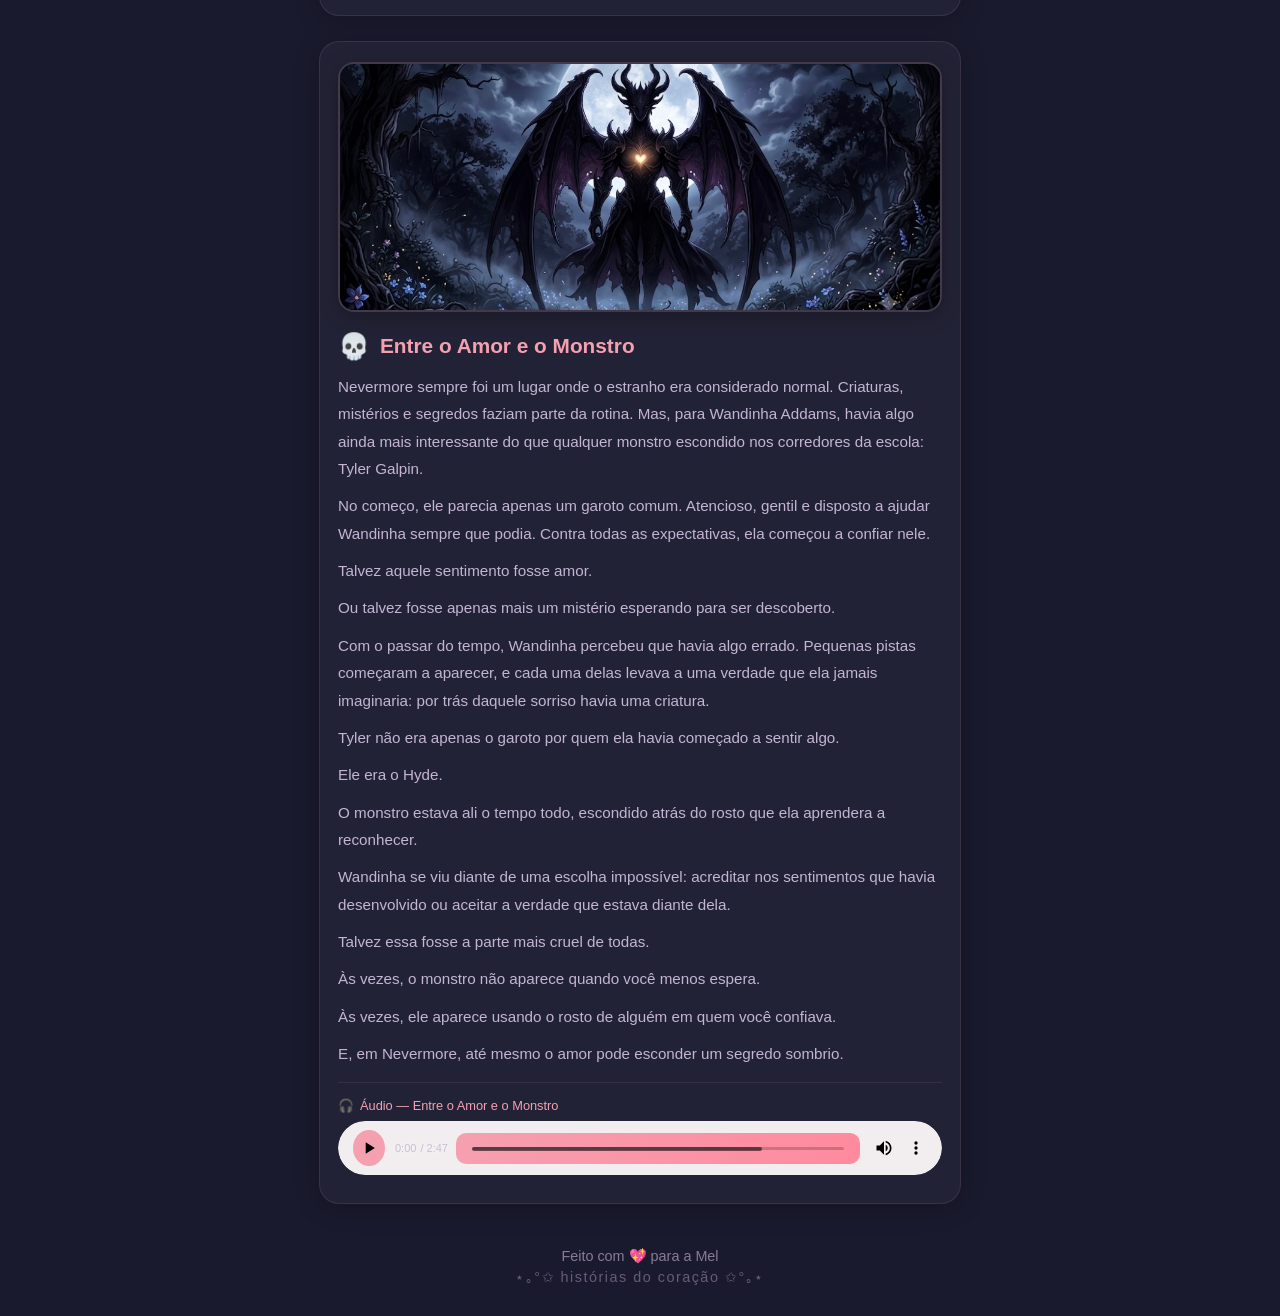
<file: historia2.html>
<!DOCTYPE html>
<html lang="pt-BR">

<head>
    <meta charset="UTF-8">
    <meta name="viewport" content="width=device-width, initial-scale=1.0, maximum-scale=1.0, user-scalable=yes">
    <meta name="theme-color" content="#1a1a2e">
    <meta name="apple-mobile-web-app-capable" content="yes">
    <meta name="apple-mobile-web-app-status-bar-style" content="black-translucent">
    <title>📖 Histórias para a Mel</title>
    <link rel="stylesheet" href="style.css">
</head>

<body>

    <div class="container">

        <!-- MENU DE NAVEGAÇÃO -->
        <nav class="menu-navegacao">
            <a href="index.html" class="menu-link">🏠 Início</a>
            <a href="historia.html" class="menu-link ativo">📖 Histórias</a>
            <a href="novidades.html" class="menu-link">🎵 Novidades</a>
        </nav>

        <!-- Header -->
        <header class="header">
            <img src="imagem/imagem1.jpeg" alt="Logo" class="hello-kitty-img" loading="lazy">

            <h1>📖 Histórias para a Mel</h1>
            <p class="subtitle">Cada palavra é um pedacinho do meu coração 💕</p>

            <!-- Contador com duas datas especiais -->
            <div class="contador">
                <div class="datas-container">

                    <div class="data-item">
                        <span class="data-emoji">👋</span>
                        <p>Desde que nos conhecemos</p>
                        <span class="data-numero" id="dias-conhecidos">0</span>
                        <span class="data-label">dias</span>
                    </div>

                    <div class="divisor">♥</div>

                    <div class="data-item">
                        <span class="data-emoji">💍</span>
                        <p>Desde o namoro</p>
                        <span class="data-numero" id="dias-namoro">0</span>
                        <span class="data-label">dias</span>
                    </div>

                </div>

                <p class="mensagem-amor" id="mensagem-amor">💕</p>
            </div>
        </header>

        <!-- ============================================ -->
        <!-- TODAS AS HISTÓRIAS (6 TEMAS)                -->
        <!-- ============================================ -->

        <!-- História 1 - 🌙 O Quanto Eu Te Amo -->
        <div class="historia-card">
            <img src="imagem/historia1.jpeg" alt="O Quanto Eu Te Amo" class="historia-imagem" loading="lazy" onerror="this.src='imagem/imagem1.jpeg'">
            <div class="historia-titulo">
                <span class="emoji-titulo">🌙</span>
                O Quanto Eu Te Amo
            </div>
            <div class="historia-texto">
                <p>Mel, se eu tentasse medir o quanto te amo, eu precisaria de um número maior que todas as estrelas do céu. Cada uma delas brilha por você.</p>
                <p>O tempo que passamos juntos me mostrou que o amor não precisa de razões — ele simplesmente existe. E o nosso existe em cada olhar, em cada risada, em cada abraço que parece que o mundo para.</p>
                <p>E mesmo quando a gente briga ou discorda, o amor continua ali, firme. Não é porque a gente se ama que tudo é perfeito; é porque a gente se ama que a gente luta pra ser melhor um pelo outro.</p>
                <p>Te amar é a coisa mais fácil e mais bonita que já aconteceu na minha vida. É como respirar: não preciso pensar, só faço. E vou fazer isso até o último suspiro.</p>
                <p>Te amo. Simples assim. Imensamente assim.</p>
            </div>

            <!-- PLAYER DE ÁUDIO - HISTÓRIA 1 -->
            <div class="audio-historia">
                <div class="label-audio">
                    🎧 <span>Áudio — O Quanto Eu Te Amo</span>
                </div>
                <audio controls preload="metadata">
                    <source src="audios/historia_amor.mp3" type="audio/mpeg">
                    Seu navegador não suporta áudio.
                </audio>
            </div>

            <div class="historia-divisor"></div>
        </div>

        <!-- História 2 - 💜 Como Eu Me Apaixonei Por Você -->
        <div class="historia-card">
            <img src="imagem/historia2.jpeg" alt="Como Eu Me Apaixonei Por Você" class="historia-imagem" loading="lazy" onerror="this.src='imagem/imagem1.jpeg'">
            <div class="historia-titulo">
                <span class="emoji-titulo">💜</span>
                Como Eu Me Apaixonei Por Você
            </div>
            <div class="historia-texto">
                <p>Não foi um trovão. Foi um sussurro. Não foi amor à primeira vista — foi amor ao primeiro silêncio confortável ao seu lado.</p>
                <p>Eu me apaixonei por você aos poucos, sem perceber. Foi quando eu percebi que queria te contar as coisas boas e ruins do meu dia. Foi quando seu nome começou a aparecer em todos os meus pensamentos. Foi quando o futuro passou a ter seu rosto.</p>
                <p>Eu me apaixonei pela sua forma de enxergar o mundo, pela sua risada que parece música, pela forma como você me olha como se eu fosse importante.</p>
                <p>E o mais bonito de tudo é que você me escolheu também. A gente se encontrou no meio do caos e decidiu construir um jardim.</p>
                <p>E é por isso que eu posso dizer, sem medo: me apaixonar por você foi a melhor coisa que a vida já fez por mim.</p>
            </div>

            <!-- PLAYER DE ÁUDIO - HISTÓRIA 2 -->
            <div class="audio-historia">
                <div class="label-audio">
                    🎧 <span>Áudio — Como Eu Me Apaixonei Por Você</span>
                </div>
                <audio controls preload="metadata">
                    <source src="audios/historia_apaixonei.mp3" type="audio/mpeg">
                    Seu navegador não suporta áudio.
                </audio>
            </div>

            <div class="historia-divisor"></div>
        </div>

        <!-- História 3 - 🌹 Entre Histórias e Estrelas -->
        <div class="historia-card">
            <img src="imagem/historia3.jpeg" alt="Entre Histórias e Estrelas" class="historia-imagem" loading="lazy" onerror="this.src='imagem/imagem1.jpeg'">
            <div class="historia-titulo">
                <span class="emoji-titulo">🌹</span>
                Entre Histórias e Estrelas
            </div>
            <div class="historia-texto">
                <p>Há pessoas que passam pela nossa vida como um sopro. Você passou como uma tempestade de rosas — bagunçou tudo, mas deixou um rastro de cor e perfume.</p>
                <p>Nossa história é feita de capítulos que a gente ainda vai escrever. Cada dia é uma página em branco, e a gente tem a chance de preencher com amor, risadas, lágrimas de alegria e aventuras.</p>
                <p>Eu já sonhei com a gente velhinho, sentado numa varanda, olhando as estrelas e lembrando de tudo que vivemos. E eu sorrio só de pensar que ainda temos tanto chão pela frente.</p>
                <p>Que a nossa história seja como as estrelas: eterna, brilhante e capaz de guiar quem está perdido. Porque você, Mel, é a minha estrela-guia. E eu prometo honrar cada capítulo da nossa história.</p>
            </div>

            <!-- PLAYER DE ÁUDIO - HISTÓRIA 3 -->
            <div class="audio-historia">
                <div class="label-audio">
                    🎧 <span>Áudio — Entre Histórias e Estrelas</span>
                </div>
                <audio controls preload="metadata">
                    <source src="audios/historia_estrelas.mp3" type="audio/mpeg">
                    Seu navegador não suporta áudio.
                </audio>
            </div>

            <div class="historia-divisor"></div>
        </div>

        <!-- História 4 - 🖤 Wandinha e a História que Não Estava no Livro -->
        <div class="historia-card">
            <img src="imagem/historia4.jpeg" alt="Wandinha e a História que Não Estava no Livro" class="historia-imagem" loading="lazy" onerror="this.src='imagem/imagem1.jpeg'">
            <div class="historia-titulo">
                <span class="emoji-titulo">🖤</span>
                Wandinha e a História que Não Estava no Livro
            </div>
            <div class="historia-texto">
                <p>Wandinha sempre soube que o amor era uma fraqueza. Até que ele apareceu. Não como nos contos de fadas, mas como um enigma que ela queria desvendar.</p>
                <p>Era alguém que não tinha medo do seu silêncio. Que ria das suas ironias. Que via beleza no seu lado mais sombrio. E que, sem querer, escreveu uma história que nenhum livro jamais contou.</p>
                <p>Não era um amor clichê. Era um amor de olhares que diziam mais que palavras. De toques que pareciam promessas. De noites em claro conversando sobre tudo e sobre nada.</p>
                <p>Wandinha descobriu que o amor não é fraqueza. É a maior coragem que alguém pode ter. É se entregar sabendo que pode doer, mas escolher ficar mesmo assim.</p>
                <p>E essa história, Mel, é um pouquinho nossa também. Porque você me ensinou que até os corações mais protegidos merecem ser amados.</p>
            </div>

            <!-- PLAYER DE ÁUDIO - HISTÓRIA 4 -->
            <div class="audio-historia">
                <div class="label-audio">
                    🎧 <span>Áudio — Wandinha e a História que Não Estava no Livro</span>
                </div>
                <audio controls preload="metadata">
                    <source src="audios/historia_wandinha.mp3" type="audio/mpeg">
                    Seu navegador não suporta áudio.
                </audio>
            </div>

            <div class="historia-divisor"></div>
        </div>

        <!-- História 5 - 🎧 Quando a Ansiedade Apertar -->
        <div class="historia-card">
            <img src="imagem/historia5.jpeg" alt="Quando a Ansiedade Apertar" class="historia-imagem" loading="lazy" onerror="this.src='imagem/imagem1.jpeg'">
            <div class="historia-titulo">
                <span class="emoji-titulo">🎧</span>
                Quando a Ansiedade Apertar
            </div>
            <div class="historia-texto">
                <p>Mel, eu sei que tem dias em que a mente pesa e o coração aperta. Dias em que tudo parece mais difícil, e a gente esquece o quanto é forte.</p>
                <p>Nesses dias, eu quero que você lembre: você já passou por todos os dias difíceis até aqui. E você continua aqui. Isso já é uma vitória.</p>
                <p>Respira fundo. Olha ao redor. Você está segura. Eu estou aqui. Não importa a distância, meu coração está sempre com você.</p>
                <p>Quando a ansiedade apertar, fecha os olhos e pensa em mim. Pensa nas coisas boas que a gente já viveu e nas que ainda vão vir. Pensa que você é capaz, que você é forte, que você é amada.</p>
                <p>E se precisar, coloca esse áudio para lembrar que você nunca está sozinha. Eu vou estar aqui, sempre, em cada batida do meu coração.</p>
            </div>

            <!-- PLAYER DE ÁUDIO - HISTÓRIA 5 -->
            <div class="audio-historia">
                <div class="label-audio">
                    🎧 <span>Áudio — Quando a Ansiedade Apertar</span>
                </div>
                <audio controls preload="metadata">
                    <source src="audios/historia_ansiedade.mp3" type="audio/mpeg">
                    Seu navegador não suporta áudio.
                </audio>
            </div>

            <div class="historia-divisor"></div>
        </div>

             <!-- ============================================ -->
        <!-- HISTÓRIA 6 - ENTRE O AMOR E O MONSTRO        -->
        <!-- ============================================ -->

        <!-- História 6 - 💀 Entre o Amor e o Monstro -->
        <div class="historia-card">
            <img src="imagem/historia6.jpeg" alt="Entre o Amor e o Monstro" class="historia-imagem" loading="lazy" onerror="this.src='imagem/imagem1.jpeg'">
            <div class="historia-titulo">
                <span class="emoji-titulo">💀</span>
                Entre o Amor e o Monstro
            </div>
            <div class="historia-texto">
                <p>Nevermore sempre foi um lugar onde o estranho era considerado normal. Criaturas, mistérios e segredos faziam parte da rotina. Mas, para Wandinha Addams, havia algo ainda mais interessante do que qualquer monstro escondido nos corredores da escola: Tyler Galpin.</p>

                <p>No começo, ele parecia apenas um garoto comum. Atencioso, gentil e disposto a ajudar Wandinha sempre que podia. Contra todas as expectativas, ela começou a confiar nele.</p>

                <p>Talvez aquele sentimento fosse amor.</p>

                <p>Ou talvez fosse apenas mais um mistério esperando para ser descoberto.</p>

                <p>Com o passar do tempo, Wandinha percebeu que havia algo errado. Pequenas pistas começaram a aparecer, e cada uma delas levava a uma verdade que ela jamais imaginaria: por trás daquele sorriso havia uma criatura.</p>

                <p>Tyler não era apenas o garoto por quem ela havia começado a sentir algo.</p>

                <p>Ele era o Hyde.</p>

                <p>O monstro estava ali o tempo todo, escondido atrás do rosto que ela aprendera a reconhecer.</p>

                <p>Wandinha se viu diante de uma escolha impossível: acreditar nos sentimentos que havia desenvolvido ou aceitar a verdade que estava diante dela.</p>

                <p>Talvez essa fosse a parte mais cruel de todas.</p>

                <p>Às vezes, o monstro não aparece quando você menos espera.</p>

                <p>Às vezes, ele aparece usando o rosto de alguém em quem você confiava.</p>

                <p>E, em Nevermore, até mesmo o amor pode esconder um segredo sombrio.</p>
            </div>

            <!-- PLAYER DE ÁUDIO - HISTÓRIA 6 -->
            <div class="audio-historia">
                <div class="label-audio">
                    🎧 <span>Áudio — Entre o Amor e o Monstro</span>
                </div>
                <audio controls preload="metadata">
                    <source src="audios/historia_monstro.mp3" type="audio/mpeg">
                    Seu navegador não suporta áudio.
                </audio>
            </div>
        </div>
        <!-- Rodapé -->
        <footer class="footer">
            <p>Feito com 💖 para a Mel</p>
            <p class="small-text">⋆｡°✩ histórias do coração ✩°｡⋆</p>
        </footer>

    </div>

    <script src="script.js"></script>

</body>

</html>
</file>
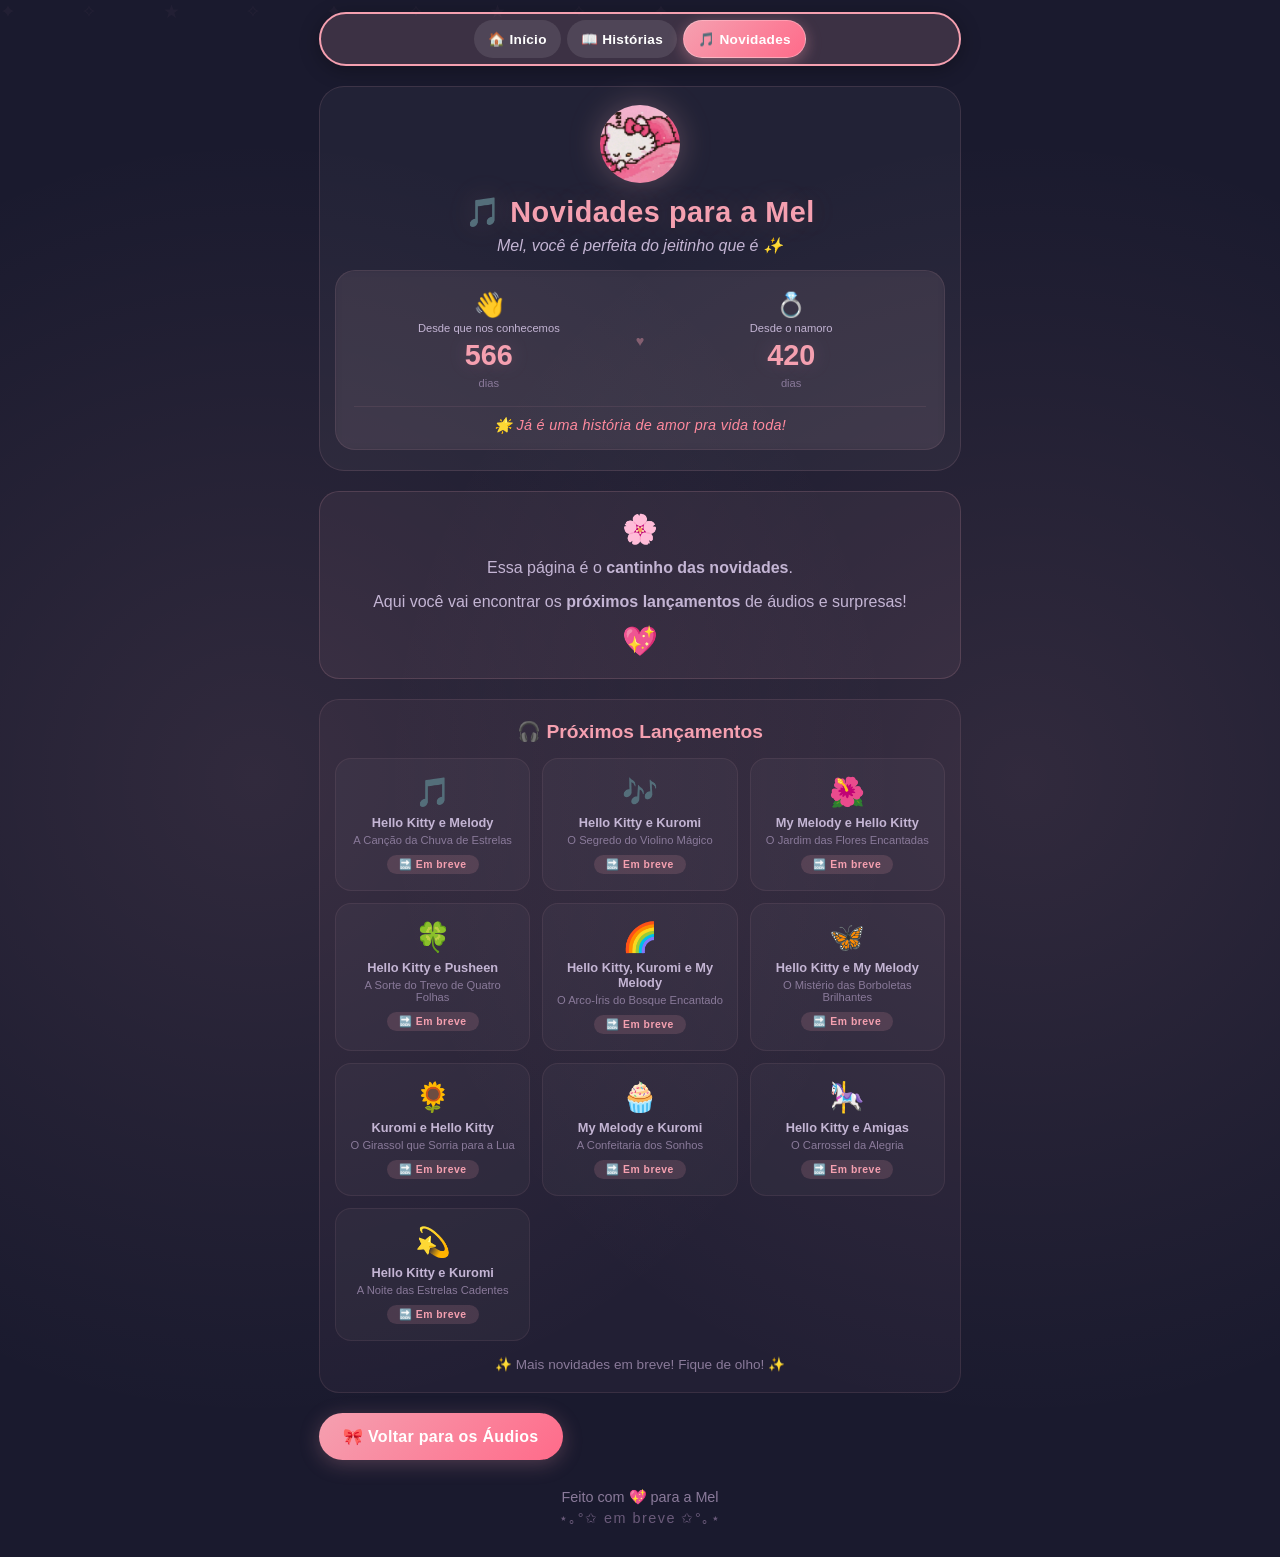
<file: novidades.html>
<!DOCTYPE html>
<html lang="pt-BR">

<head>
    <meta charset="UTF-8">
    <meta name="viewport" content="width=device-width, initial-scale=1.0, maximum-scale=1.0, user-scalable=yes">
    <meta name="theme-color" content="#1a1a2e">
    <meta name="apple-mobile-web-app-capable" content="yes">
    <meta name="apple-mobile-web-app-status-bar-style" content="black-translucent">
    <title>🎵 Novidades - Áudios para a Mel</title>
    <link rel="stylesheet" href="style.css">
</head>

<body>

    <div class="container">

        <!-- MENU DE NAVEGAÇÃO -->
    <nav class="menu-navegacao">
            <a href="index.html" class="menu-link ativo">🏠 Início</a>
            <a href="historia2.html" class="menu-link">📖 Histórias</a>
            <a href="novidades.html" class="menu-link">🎵 Novidades</a>
        </nav>

        <!-- Header -->
        <header class="header">
            <img src="imagem/imagem1.jpeg" alt="Hello Kitty" class="hello-kitty-img" loading="lazy">
            <h1>🎵 Novidades para a Mel</h1>
            <p class="subtitle">Mais áudios especiais estão chegando! 💕</p>

            <!-- Contador com duas datas especiais -->
            <div class="contador">
                <div class="datas-container">

                    <div class="data-item">
                        <span class="data-emoji">👋</span>
                        <p>Desde que nos conhecemos</p>
                        <span class="data-numero" id="dias-conhecidos">0</span>
                        <span class="data-label">dias</span>
                    </div>

                    <div class="divisor">♥</div>

                    <div class="data-item">
                        <span class="data-emoji">💍</span>
                        <p>Desde o namoro</p>
                        <span class="data-numero" id="dias-namoro">0</span>
                        <span class="data-label">dias</span>
                    </div>

                </div>

                <p class="mensagem-amor" id="mensagem-amor">💕</p>
            </div>
        </header>

        <!-- Caixa de aviso de lançamento -->
        <div class="aviso-lancamento">
            <span class="emoji-lancamento">🌸</span>
            <p>Essa página é o <strong>cantinho das novidades</strong>.</p>
            <p>Aqui você vai encontrar os <strong>próximos lançamentos</strong> de áudios e surpresas!</p>
            <span class="emoji-lancamento">💖</span>
        </div>

        <!-- PRÉVIA DOS PRÓXIMOS ÁUDIOS (lançamentos futuros) -->
        <div class="previa-audios">
            <h3 style="color: #f5a0b0; text-align: center; margin-bottom: 15px; font-size: 1.2rem;">
                🎧 Próximos Lançamentos
            </h3>
            
            <div class="grid-previa">
                <!-- Áudio 11 -->
                <div class="card-previa">
                    <span class="emoji-previa">🎵</span>
                    <p class="titulo-previa">Hello Kitty e Melody</p>
                    <p class="descricao-previa">A Canção da Chuva de Estrelas</p>
                    <span class="status-previa">🔜 Em breve</span>
                </div>

                <!-- Áudio 12 -->
                <div class="card-previa">
                    <span class="emoji-previa">🎶</span>
                    <p class="titulo-previa">Hello Kitty e Kuromi</p>
                    <p class="descricao-previa">O Segredo do Violino Mágico</p>
                    <span class="status-previa">🔜 Em breve</span>
                </div>

                <!-- Áudio 13 -->
                <div class="card-previa">
                    <span class="emoji-previa">🌺</span>
                    <p class="titulo-previa">My Melody e Hello Kitty</p>
                    <p class="descricao-previa">O Jardim das Flores Encantadas</p>
                    <span class="status-previa">🔜 Em breve</span>
                </div>

                <!-- Áudio 14 -->
                <div class="card-previa">
                    <span class="emoji-previa">🍀</span>
                    <p class="titulo-previa">Hello Kitty e Pusheen</p>
                    <p class="descricao-previa">A Sorte do Trevo de Quatro Folhas</p>
                    <span class="status-previa">🔜 Em breve</span>
                </div>

                <!-- Áudio 15 -->
                <div class="card-previa">
                    <span class="emoji-previa">🌈</span>
                    <p class="titulo-previa">Hello Kitty, Kuromi e My Melody</p>
                    <p class="descricao-previa">O Arco-Íris do Bosque Encantado</p>
                    <span class="status-previa">🔜 Em breve</span>
                </div>

                <!-- Áudio 16 -->
                <div class="card-previa">
                    <span class="emoji-previa">🦋</span>
                    <p class="titulo-previa">Hello Kitty e My Melody</p>
                    <p class="descricao-previa">O Mistério das Borboletas Brilhantes</p>
                    <span class="status-previa">🔜 Em breve</span>
                </div>

                <!-- Áudio 17 -->
                <div class="card-previa">
                    <span class="emoji-previa">🌻</span>
                    <p class="titulo-previa">Kuromi e Hello Kitty</p>
                    <p class="descricao-previa">O Girassol que Sorria para a Lua</p>
                    <span class="status-previa">🔜 Em breve</span>
                </div>

                <!-- Áudio 18 -->
                <div class="card-previa">
                    <span class="emoji-previa">🧁</span>
                    <p class="titulo-previa">My Melody e Kuromi</p>
                    <p class="descricao-previa">A Confeitaria dos Sonhos</p>
                    <span class="status-previa">🔜 Em breve</span>
                </div>

                <!-- Áudio 19 -->
                <div class="card-previa">
                    <span class="emoji-previa">🎠</span>
                    <p class="titulo-previa">Hello Kitty e Amigas</p>
                    <p class="descricao-previa">O Carrossel da Alegria</p>
                    <span class="status-previa">🔜 Em breve</span>
                </div>

                <!-- Áudio 20 -->
                <div class="card-previa">
                    <span class="emoji-previa">💫</span>
                    <p class="titulo-previa">Hello Kitty e Kuromi</p>
                    <p class="descricao-previa">A Noite das Estrelas Cadentes</p>
                    <span class="status-previa">🔜 Em breve</span>
                </div>
            </div>

            <p style="text-align: center; color: #8a7a9a; margin-top: 15px; font-size: 0.85rem;">
                ✨ Mais novidades em breve! Fique de olho! ✨
            </p>
        </div>
        
        <!-- Botão para voltar -->
        <a href="index.html" class="btn-voltar">🎀 Voltar para os Áudios</a>

        <!-- Rodapé -->
        <footer class="footer">
            <p>Feito com 💖 para a Mel</p>
            <p class="small-text">⋆｡°✩ em breve ✩°｡⋆</p>
        </footer>

    </div>

    <script src="script.js"></script>

</body>

</html>
</file>
<file: style.css>
* {
    margin: 0;
    padding: 0;
    box-sizing: border-box;
    -webkit-tap-highlight-color: transparent;
}

body {
    font-family: -apple-system, 'Segoe UI', 'Arial', sans-serif;
    background: #1a1a2e;
    background-image: 
        radial-gradient(circle at 20% 50%, rgba(255, 182, 193, 0.1) 0%, transparent 50%),
        radial-gradient(circle at 80% 50%, rgba(255, 182, 193, 0.1) 0%, transparent 50%);
    min-height: 100vh;
    min-height: 100dvh;
    padding: 12px;
    display: flex;
    align-items: center;
    justify-content: center;
    overflow-x: hidden;
    -webkit-font-smoothing: antialiased;
    -moz-osx-font-smoothing: grayscale;
}

/* FUNDO COM ESTRELINHAS */
body::before {
    content: '✦ ✧ ★ ✧ ✦ ✧ ★ ✧ ✦';
    position: fixed;
    top: 0;
    left: 0;
    width: 100%;
    height: 100%;
    font-size: 1.2rem;
    color: rgba(255, 182, 193, 0.04);
    letter-spacing: 30px;
    pointer-events: none;
    z-index: -1;
    animation: floatStars 20s linear infinite;
    white-space: nowrap;
    overflow: hidden;
}

@keyframes floatStars {
    0% { transform: translateY(0) rotate(0deg); }
    100% { transform: translateY(-100%) rotate(360deg); }
}

/* CONTAINER COM ANIMAÇÃO DE CARTA */
.container {
    max-width: 650px;
    width: 100%;
    margin: 0 auto;
    padding: 0 4px;
    opacity: 0;
    transform: scale(0.9) rotate(-3deg);
    animation: openLetter 0.8s ease forwards;
}

@keyframes openLetter {
    0% {
        opacity: 0;
        transform: scale(0.85) rotate(-4deg);
    }
    60% {
        transform: scale(1.01) rotate(0.5deg);
    }
    100% {
        opacity: 1;
        transform: scale(1) rotate(0deg);
    }
}

/* ========================================= */
/* MENU DE NAVEGAÇÃO                         */
/* ========================================= */
.menu-navegacao {
    display: flex;
    justify-content: center;
    gap: 8px;
    background: rgba(255, 182, 193, 0.15);
    backdrop-filter: blur(10px);
    -webkit-backdrop-filter: blur(10px);
    border-radius: 50px;
    padding: 8px;
    margin-bottom: 20px;
    border: 2px solid #f5a0b0;
    box-shadow: 0 4px 20px rgba(0, 0, 0, 0.3);
}

.menu-link {
    text-decoration: none;
    color: #ffffff;
    font-weight: 700;
    font-size: 1rem;
    padding: 12px 20px;
    border-radius: 50px;
    transition: all 0.3s ease;
    letter-spacing: 0.5px;
    text-align: center;
    flex: 1;
    display: flex;
    align-items: center;
    justify-content: center;
    background: rgba(255, 255, 255, 0.1);
}

.menu-link.ativo {
    background: linear-gradient(135deg, #f5a0b0, #ff6b8a);
    color: white;
    box-shadow: 0 4px 15px rgba(245, 160, 176, 0.4);
    border: 1px solid rgba(255, 255, 255, 0.3);
}

.menu-link:active {
    transform: scale(0.95);
}

/* HEADER */
.header {
    text-align: center;
    margin-bottom: 20px;
    padding: 18px 15px 20px;
    background: rgba(255, 255, 255, 0.04);
    border-radius: 25px;
    backdrop-filter: blur(10px);
    -webkit-backdrop-filter: blur(10px);
    border: 1px solid rgba(255, 182, 193, 0.12);
}

.hello-kitty-img {
    width: 70px;
    height: auto;
    margin-bottom: 8px;
    filter: drop-shadow(0 0 15px rgba(255, 182, 193, 0.25));
    transition: transform 0.3s ease;
    -webkit-user-drag: none;
    user-select: none;
    border-radius: 50%;
}

.hello-kitty-img:active {
    transform: scale(0.95);
}

.header h1 {
    color: #f5a0b0;
    font-size: 1.8rem;
    font-weight: 700;
    text-shadow: 0 0 30px rgba(245, 160, 176, 0.2);
    letter-spacing: 0.5px;
    line-height: 1.2;
}

.subtitle {
    color: #c4b5d4;
    font-size: 1rem;
    margin-top: 6px;
    font-style: italic;
    padding: 0 10px;
}

/* CONTADOR COM DUAS DATAS */
.contador {
    background: rgba(255, 182, 193, 0.06);
    border-radius: 20px;
    padding: 15px 18px;
    margin-top: 15px;
    border: 1px solid rgba(255, 182, 193, 0.1);
    backdrop-filter: blur(5px);
    -webkit-backdrop-filter: blur(5px);
}

.datas-container {
    display: flex;
    justify-content: center;
    align-items: stretch;
    gap: 10px;
}

.data-item {
    text-align: center;
    flex: 1;
    min-width: 0;
    padding: 5px 0;
}

.data-emoji {
    font-size: 1.5rem;
    display: block;
    margin-bottom: 3px;
}

.data-item p {
    color: #c4b5d4;
    font-size: 0.7rem;
    margin: 3px 0;
    line-height: 1.2;
}

.data-numero {
    font-size: 1.8rem;
    font-weight: 700;
    color: #f5a0b0;
    display: block;
    text-shadow: 0 0 20px rgba(245, 160, 176, 0.2);
    line-height: 1.2;
}

.data-label {
    color: #8a7a9a;
    font-size: 0.7rem;
}

.divisor {
    color: #f5a0b0;
    font-size: 0.9rem;
    opacity: 0.4;
    display: flex;
    align-items: center;
    padding: 0 2px;
}

.mensagem-amor {
    color: #ff8a9e;
    font-style: italic;
    margin-top: 10px;
    font-size: 0.9rem;
    letter-spacing: 0.3px;
    border-top: 1px solid rgba(255, 182, 193, 0.08);
    padding-top: 10px;
}

/* AUDIO CARDS */
.audio-card {
    background: rgba(255, 255, 255, 0.04);
    backdrop-filter: blur(10px);
    -webkit-backdrop-filter: blur(10px);
    border-radius: 20px;
    padding: 18px 16px 20px;
    margin-bottom: 18px;
    border: 1px solid rgba(255, 182, 193, 0.1);
    box-shadow: 0 4px 24px rgba(0, 0, 0, 0.25);
    transition: transform 0.2s ease;
}

.audio-card:active {
    transform: scale(0.99);
}

.card-header {
    display: flex;
    align-items: center;
    gap: 10px;
    margin-bottom: 12px;
}

.emoji-card {
    font-size: 1.6rem;
    flex-shrink: 0;
}

.audio-card h2 {
    color: #f5a0b0;
    font-size: 1.15rem;
    font-weight: 600;
    margin: 0;
    line-height: 1.2;
}

/* CAPAS DOS ÁUDIOS - IMAGENS DEITADAS */
.capa-audio {
    width: 100%;
    max-height: 200px;
    object-fit: cover;
    border-radius: 16px;
    margin-bottom: 15px;
    border: 2px solid rgba(255, 182, 193, 0.15);
    box-shadow: 0 4px 20px rgba(0, 0, 0, 0.3);
    transition: all 0.3s ease;
    -webkit-user-drag: none;
    user-select: none;
}

.capa-audio:active {
    transform: scale(0.98);
}

/* AUDIO PLAYER PERSONALIZADO */
audio {
    width: 100%;
    margin-top: 5px;
    border-radius: 50px;
    background: rgba(255, 255, 255, 0.03);
    height: 54px;
}

audio::-webkit-media-controls-panel {
    background: rgba(255, 182, 193, 0.08);
    border-radius: 50px;
    padding: 0 10px;
}

audio::-webkit-media-controls-play-button {
    background-color: #f5a0b0;
    border-radius: 50%;
    width: 36px;
    height: 36px;
    margin: 0 5px;
}

audio::-webkit-media-controls-current-time-display,
audio::-webkit-media-controls-time-remaining-display {
    color: #c4b5d4;
    font-size: 11px;
    font-weight: 500;
}

audio::-webkit-media-controls-timeline {
    background: linear-gradient(to right, #f5a0b0, #ff8a9e);
    border-radius: 10px;
    height: 3px;
    margin: 0 8px;
}

audio::-webkit-media-controls-timeline::-webkit-slider-thumb {
    background: #ff6b8a;
    border-radius: 50%;
    width: 16px;
    height: 16px;
    box-shadow: 0 0 12px rgba(245, 160, 176, 0.4);
    cursor: pointer;
}

audio::-moz-range-track {
    background: linear-gradient(to right, #f5a0b0, #ff8a9e);
    border-radius: 10px;
    height: 3px;
}

audio::-moz-range-thumb {
    background: #ff6b8a;
    border: none;
    border-radius: 50%;
    width: 16px;
    height: 16px;
    box-shadow: 0 0 12px rgba(245, 160, 176, 0.4);
}

/* BOTÃO SURPRESA */
.btn-surpresa {
    background: linear-gradient(135deg, #f5a0b0, #ff6b8a);
    border: none;
    color: white;
    padding: 14px 20px;
    border-radius: 50px;
    font-size: 1rem;
    font-weight: 600;
    cursor: pointer;
    transition: all 0.2s ease;
    box-shadow: 0 4px 20px rgba(245, 160, 176, 0.25);
    margin-top: 14px;
    width: 100%;
    -webkit-tap-highlight-color: transparent;
    touch-action: manipulation;
    letter-spacing: 0.3px;
}

.btn-surpresa:active {
    transform: scale(0.96);
    box-shadow: 0 2px 10px rgba(245, 160, 176, 0.2);
}

.mensagem-surpresa {
    background: rgba(255, 255, 255, 0.04);
    backdrop-filter: blur(10px);
    -webkit-backdrop-filter: blur(10px);
    border-radius: 18px;
    padding: 20px;
    margin-top: 12px;
    border: 1px solid rgba(255, 182, 193, 0.15);
    animation: fadeIn 0.4s ease;
}

.mensagem-surpresa p {
    color: #c4b5d4;
    font-size: 0.95rem;
    line-height: 1.7;
    margin: 5px 0;
}

.mensagem-surpresa p:first-child {
    color: #f5a0b0;
    font-size: 1.05rem;
    font-weight: 600;
}

@keyframes fadeIn {
    from { opacity: 0; transform: translateY(15px); }
    to { opacity: 1; transform: translateY(0); }
}

/* FOOTER */
.footer {
    text-align: center;
    padding: 15px 10px;
    margin-top: 10px;
    color: #8a7a9a;
}

.footer p {
    font-size: 0.9rem;
    margin: 4px 0;
}

.small-text {
    font-size: 0.75rem;
    color: #6a5a7a;
    letter-spacing: 1.5px;
}

/* SCROLLBAR */
::-webkit-scrollbar {
    width: 4px;
}

::-webkit-scrollbar-track {
    background: #1a1a2e;
}

::-webkit-scrollbar-thumb {
    background: #f5a0b0;
    border-radius: 10px;
}

/* ========================================= */
/* ESTILOS PARA A PÁGINA DE NOVIDADES        */
/* ========================================= */

.aviso-lancamento {
    background: rgba(255, 182, 193, 0.06);
    border-radius: 20px;
    padding: 20px;
    margin-top: 20px;
    border: 1px solid rgba(255, 182, 193, 0.15);
    display: flex;
    flex-direction: column;
    align-items: center;
    gap: 10px;
}

.aviso-lancamento p {
    color: #c4b5d4;
    font-size: 1rem;
    line-height: 1.5;
    text-align: center;
}

.emoji-lancamento {
    font-size: 1.8rem;
}

.btn-voltar {
    display: inline-block;
    background: linear-gradient(135deg, #f5a0b0, #ff6b8a);
    color: white;
    text-decoration: none;
    padding: 14px 24px;
    border-radius: 50px;
    font-weight: 600;
    margin-top: 20px;
    box-shadow: 0 4px 20px rgba(245, 160, 176, 0.25);
    transition: all 0.2s ease;
    letter-spacing: 0.3px;
    text-align: center;
}

.btn-voltar:active {
    transform: scale(0.96);
}

@media (min-width: 1025px) {
    .btn-voltar:hover {
        transform: scale(1.02);
    }
}

/* PRÉVIA DOS PRÓXIMOS ÁUDIOS */
.previa-audios {
    margin-top: 20px;
    padding: 20px 15px;
    background: rgba(255, 182, 193, 0.04);
    border-radius: 20px;
    border: 1px solid rgba(255, 182, 193, 0.1);
    backdrop-filter: blur(5px);
    -webkit-backdrop-filter: blur(5px);
}

.grid-previa {
    display: grid;
    grid-template-columns: 1fr 1fr;
    gap: 12px;
}

.card-previa {
    background: rgba(255, 255, 255, 0.03);
    border-radius: 16px;
    padding: 16px 12px;
    text-align: center;
    border: 1px solid rgba(255, 182, 193, 0.08);
    transition: all 0.3s ease;
}

.card-previa:active {
    transform: scale(0.97);
}

.emoji-previa {
    font-size: 1.8rem;
    display: block;
    margin-bottom: 6px;
}

.titulo-previa {
    color: #c4b5d4;
    font-size: 0.8rem;
    font-weight: 600;
    margin: 4px 0;
}

.descricao-previa {
    color: #8a7a9a;
    font-size: 0.7rem;
    margin: 3px 0;
}

.status-previa {
    display: inline-block;
    background: rgba(245, 160, 176, 0.15);
    color: #f5a0b0;
    font-size: 0.65rem;
    padding: 3px 12px;
    border-radius: 50px;
    margin-top: 6px;
    font-weight: 600;
    letter-spacing: 0.5px;
}

/* Responsividade da prévia */
@media (max-width: 400px) {
    .grid-previa {
        grid-template-columns: 1fr 1fr;
        gap: 8px;
    }
    .card-previa {
        padding: 12px 8px;
    }
    .emoji-previa {
        font-size: 1.4rem;
    }
    .titulo-previa {
        font-size: 0.7rem;
    }
    .descricao-previa {
        font-size: 0.6rem;
    }
}

@media (min-width: 481px) {
    .grid-previa {
        grid-template-columns: 1fr 1fr 1fr;
    }
}

/* ========================================= */
/* ESTILOS PARA A PÁGINA DE HISTÓRIAS        */
/* ========================================= */

.historia-card {
    background: rgba(255, 255, 255, 0.04);
    backdrop-filter: blur(10px);
    -webkit-backdrop-filter: blur(10px);
    border-radius: 20px;
    padding: 20px 18px 24px;
    margin-bottom: 25px;
    border: 1px solid rgba(255, 182, 193, 0.1);
    box-shadow: 0 4px 24px rgba(0, 0, 0, 0.25);
    transition: transform 0.2s ease;
}

.historia-card:active {
    transform: scale(0.99);
}

.historia-imagem {
    width: 100%;
    max-height: 250px;
    object-fit: cover;
    border-radius: 16px;
    margin-bottom: 15px;
    border: 2px solid rgba(255, 182, 193, 0.15);
    box-shadow: 0 4px 20px rgba(0, 0, 0, 0.3);
    transition: all 0.3s ease;
    -webkit-user-drag: none;
    user-select: none;
}

.historia-imagem:active {
    transform: scale(0.98);
}

.historia-titulo {
    color: #f5a0b0;
    font-size: 1.3rem;
    font-weight: 700;
    margin-bottom: 12px;
    display: flex;
    align-items: center;
    gap: 10px;
}

.historia-titulo .emoji-titulo {
    font-size: 1.6rem;
}

.historia-texto {
    color: #c4b5d4;
    font-size: 0.95rem;
    line-height: 1.8;
    margin: 0;
}

.historia-texto p {
    margin-bottom: 10px;
}

.historia-texto p:last-child {
    margin-bottom: 0;
}

.historia-divisor {
    width: 60px;
    height: 2px;
    background: linear-gradient(90deg, transparent, #f5a0b0, transparent);
    margin: 20px auto 10px;
    opacity: 0.3;
}

/* Player de áudio na página de histórias */
.audio-historia {
    margin-top: 15px;
    padding-top: 15px;
    border-top: 1px solid rgba(255, 182, 193, 0.08);
}

.audio-historia audio {
    width: 100%;
    margin-top: 8px;
    border-radius: 50px;
    background: rgba(255, 255, 255, 0.03);
    height: 54px;
}

.audio-historia audio::-webkit-media-controls-panel {
    background: rgba(255, 182, 193, 0.08);
    border-radius: 50px;
    padding: 0 10px;
}

.audio-historia audio::-webkit-media-controls-play-button {
    background-color: #f5a0b0;
    border-radius: 50%;
    width: 36px;
    height: 36px;
    margin: 0 5px;
}

.audio-historia audio::-webkit-media-controls-current-time-display,
.audio-historia audio::-webkit-media-controls-time-remaining-display {
    color: #c4b5d4;
    font-size: 11px;
    font-weight: 500;
}

.audio-historia audio::-webkit-media-controls-timeline {
    background: linear-gradient(to right, #f5a0b0, #ff8a9e);
    border-radius: 10px;
    height: 3px;
    margin: 0 8px;
}

.audio-historia audio::-webkit-media-controls-timeline::-webkit-slider-thumb {
    background: #ff6b8a;
    border-radius: 50%;
    width: 16px;
    height: 16px;
    box-shadow: 0 0 12px rgba(245, 160, 176, 0.4);
    cursor: pointer;
}

.audio-historia audio::-moz-range-track {
    background: linear-gradient(to right, #f5a0b0, #ff8a9e);
    border-radius: 10px;
    height: 3px;
}

.audio-historia audio::-moz-range-thumb {
    background: #ff6b8a;
    border: none;
    border-radius: 50%;
    width: 16px;
    height: 16px;
    box-shadow: 0 0 12px rgba(245, 160, 176, 0.4);
}

.label-audio {
    color: #8a7a9a;
    font-size: 0.8rem;
    font-weight: 500;
    display: flex;
    align-items: center;
    gap: 6px;
}

.label-audio span {
    color: #f5a0b0;
}

/* Responsividade das histórias */
@media (max-width: 380px) {
    .historia-card {
        padding: 16px 14px 20px;
        border-radius: 16px;
    }
    .historia-titulo {
        font-size: 1.1rem;
    }
    .historia-titulo .emoji-titulo {
        font-size: 1.3rem;
    }
    .historia-texto {
        font-size: 0.85rem;
        line-height: 1.6;
    }
    .historia-imagem {
        max-height: 160px;
    }
    .audio-historia audio {
        height: 48px;
    }
    .audio-historia audio::-webkit-media-controls-play-button {
        width: 30px;
        height: 30px;
    }
}

@media (min-width: 381px) and (max-width: 480px) {
    .historia-titulo {
        font-size: 1.2rem;
    }
    .historia-texto {
        font-size: 0.9rem;
    }
    .historia-imagem {
        max-height: 190px;
    }
}

@media (min-width: 481px) and (max-width: 768px) {
    .historia-card {
        padding: 24px 22px 28px;
    }
    .historia-titulo {
        font-size: 1.4rem;
    }
    .historia-imagem {
        max-height: 220px;
    }
}

@media (min-width: 1025px) {
    .historia-card:hover {
        transform: translateY(-3px);
        box-shadow: 0 12px 40px rgba(245, 160, 176, 0.12);
    }
    .historia-imagem:hover {
        transform: scale(1.01);
    }
}

/* RESPONSIVIDADE GERAL */
@media (max-width: 380px) {
    body { padding: 8px; }
    .header { padding: 14px 12px 16px; border-radius: 20px; }
    .hello-kitty-img { width: 55px; }
    .header h1 { font-size: 1.4rem; }
    .subtitle { font-size: 0.85rem; }
    .data-numero { font-size: 1.4rem; }
    .data-item p { font-size: 0.6rem; }
    .audio-card { padding: 14px 12px 16px; border-radius: 16px; }
    .audio-card h2 { font-size: 0.95rem; }
    .emoji-card { font-size: 1.3rem; }
    audio { height: 48px; }
    audio::-webkit-media-controls-play-button { width: 30px; height: 30px; }
    .btn-surpresa { padding: 12px 16px; font-size: 0.9rem; }
    .mensagem-surpresa p { font-size: 0.85rem; }
    .capa-audio { max-height: 120px; }
    .menu-navegacao { gap: 5px; padding: 6px; border-radius: 40px; }
    .menu-link { font-size: 0.75rem; padding: 8px 8px; }
}

@media (min-width: 381px) and (max-width: 480px) {
    .header h1 { font-size: 1.6rem; }
    .data-numero { font-size: 1.6rem; }
    .audio-card h2 { font-size: 1.05rem; }
    .hello-kitty-img { width: 60px; }
    .capa-audio { max-height: 150px; }
    .menu-link { font-size: 0.8rem; padding: 10px 10px; }
}

@media (min-width: 481px) and (max-width: 768px) {
    .header h1 { font-size: 1.9rem; }
    .hello-kitty-img { width: 70px; }
    .data-numero { font-size: 2rem; }
    .audio-card { padding: 22px; }
    .audio-card h2 { font-size: 1.2rem; }
}

@media (min-width: 769px) and (max-width: 1024px) {
    .container { max-width: 550px; }
    .hello-kitty-img { width: 75px; }
    .header h1 { font-size: 2rem; }
}

@media (min-width: 1025px) {
    .container { max-width: 650px; }
    .hello-kitty-img { width: 80px; }
    .hello-kitty-img:hover { transform: scale(1.05) rotate(-5deg); }
    .audio-card:hover { transform: translateY(-3px); box-shadow: 0 12px 40px rgba(245, 160, 176, 0.12); }
    .btn-surpresa:hover { transform: scale(1.02); box-shadow: 0 6px 30px rgba(245, 160, 176, 0.4); }
    .menu-link:hover { background: rgba(255, 182, 193, 0.2); color: white; }
    .menu-link.ativo:hover { background: linear-gradient(135deg, #f5a0b0, #ff6b8a); color: white; }
    .btn-voltar:hover { transform: scale(1.02); }
}


/* ========================================= */
/* MENU DE NAVEGAÇÃO - CORRIGIDO             */
/* ========================================= */
.menu-navegacao {
    display: flex;
    justify-content: center;
    gap: 6px;
    background: rgba(255, 182, 193, 0.15);
    backdrop-filter: blur(10px);
    -webkit-backdrop-filter: blur(10px);
    border-radius: 50px;
    padding: 6px;
    margin-bottom: 20px;
    border: 2px solid #f5a0b0;
    box-shadow: 0 4px 20px rgba(0, 0, 0, 0.3);
    flex-wrap: nowrap;
    overflow-x: auto;
    -webkit-overflow-scrolling: touch;
}

.menu-link {
    text-decoration: none;
    color: #ffffff;
    font-weight: 700;
    font-size: 0.85rem;
    padding: 10px 14px;
    border-radius: 50px;
    transition: all 0.3s ease;
    letter-spacing: 0.3px;
    text-align: center;
    white-space: nowrap;
    display: flex;
    align-items: center;
    justify-content: center;
    background: rgba(255, 255, 255, 0.1);
    flex: 0 1 auto;
    min-width: 0;
}

.menu-link.ativo {
    background: linear-gradient(135deg, #f5a0b0, #ff6b8a);
    color: white;
    box-shadow: 0 4px 15px rgba(245, 160, 176, 0.4);
    border: 1px solid rgba(255, 255, 255, 0.3);
}

.menu-link:active {
    transform: scale(0.95);
}

/* ========================================= */
/* RESPONSIVIDADE CORRIGIDA                  */
/* ========================================= */

/* Celular pequeno (até 400px) */
@media (max-width: 400px) {
    body { padding: 8px; }
    
    .menu-navegacao {
        gap: 4px;
        padding: 4px;
        border-radius: 30px;
        overflow-x: auto;
    }
    .menu-link {
        font-size: 0.65rem;
        padding: 8px 8px;
        letter-spacing: 0;
        flex: 1 1 auto;
        min-width: 0;
    }
    
    .header { padding: 14px 12px 16px; border-radius: 20px; }
    .hello-kitty-img { width: 50px; }
    .header h1 { font-size: 1.2rem; }
    .subtitle { font-size: 0.75rem; }
    .data-numero { font-size: 1.2rem; }
    .data-item p { font-size: 0.55rem; }
    .data-emoji { font-size: 1.2rem; }
    .audio-card { padding: 14px 12px 16px; border-radius: 16px; }
    .audio-card h2 { font-size: 0.85rem; }
    .emoji-card { font-size: 1.1rem; }
    audio { height: 44px; }
    audio::-webkit-media-controls-play-button { width: 28px; height: 28px; }
    .btn-surpresa { padding: 12px 16px; font-size: 0.85rem; }
    .mensagem-surpresa p { font-size: 0.8rem; }
    .capa-audio { max-height: 100px; }
    .footer p { font-size: 0.75rem; }
    .small-text { font-size: 0.6rem; }
    .divisor { font-size: 0.7rem; }
    .mensagem-amor { font-size: 0.75rem; }
    
    /* Histórias */
    .historia-card { padding: 14px 12px 18px; border-radius: 16px; }
    .historia-titulo { font-size: 1rem; }
    .historia-titulo .emoji-titulo { font-size: 1.2rem; }
    .historia-texto { font-size: 0.8rem; line-height: 1.6; }
    .historia-imagem { max-height: 140px; }
    .audio-historia audio { height: 44px; }
    .audio-historia audio::-webkit-media-controls-play-button { width: 28px; height: 28px; }
    .label-audio { font-size: 0.7rem; }
    
    /* Novidades */
    .aviso-lancamento p { font-size: 0.85rem; }
    .btn-voltar { padding: 12px 18px; font-size: 0.85rem; }
    .grid-previa { gap: 6px; }
    .card-previa { padding: 10px 6px; }
    .emoji-previa { font-size: 1.3rem; }
    .titulo-previa { font-size: 0.65rem; }
    .descricao-previa { font-size: 0.55rem; }
    .status-previa { font-size: 0.55rem; padding: 2px 8px; }
}

/* Celular médio (401px - 500px) */
@media (min-width: 401px) and (max-width: 500px) {
    .menu-link {
        font-size: 0.7rem;
        padding: 9px 10px;
    }
    .header h1 { font-size: 1.4rem; }
    .data-numero { font-size: 1.4rem; }
    .audio-card h2 { font-size: 0.95rem; }
    .hello-kitty-img { width: 55px; }
    .capa-audio { max-height: 130px; }
    
    .historia-titulo { font-size: 1.1rem; }
    .historia-texto { font-size: 0.85rem; }
    .historia-imagem { max-height: 160px; }
}

/* Celular grande (501px - 768px) */
@media (min-width: 501px) and (max-width: 768px) {
    .menu-link {
        font-size: 0.8rem;
        padding: 10px 14px;
    }
    .header h1 { font-size: 1.6rem; }
    .hello-kitty-img { width: 65px; }
    .data-numero { font-size: 1.6rem; }
    .audio-card { padding: 18px; }
    .audio-card h2 { font-size: 1.05rem; }
    .capa-audio { max-height: 170px; }
    
    .historia-card { padding: 20px 18px 24px; }
    .historia-titulo { font-size: 1.2rem; }
    .historia-imagem { max-height: 190px; }
}

/* Tablet (769px - 1024px) */
@media (min-width: 769px) and (max-width: 1024px) {
    .container { max-width: 550px; }
    .hello-kitty-img { width: 75px; }
    .header h1 { font-size: 1.9rem; }
    .menu-link { font-size: 0.9rem; padding: 12px 18px; }
}

/* Desktop (1025px+) */
@media (min-width: 1025px) {
    .container { max-width: 650px; }
    .hello-kitty-img { width: 80px; }
    .hello-kitty-img:hover { transform: scale(1.05) rotate(-5deg); }
    .audio-card:hover { transform: translateY(-3px); box-shadow: 0 12px 40px rgba(245, 160, 176, 0.12); }
    .btn-surpresa:hover { transform: scale(1.02); box-shadow: 0 6px 30px rgba(245, 160, 176, 0.4); }
    .menu-link:hover { background: rgba(255, 182, 193, 0.2); color: white; }
    .menu-link.ativo:hover { background: linear-gradient(135deg, #f5a0b0, #ff6b8a); color: white; }
    .btn-voltar:hover { transform: scale(1.02); }
    .historia-card:hover { transform: translateY(-3px); box-shadow: 0 12px 40px rgba(245, 160, 176, 0.12); }
    .historia-imagem:hover { transform: scale(1.01); }
}
</file>
